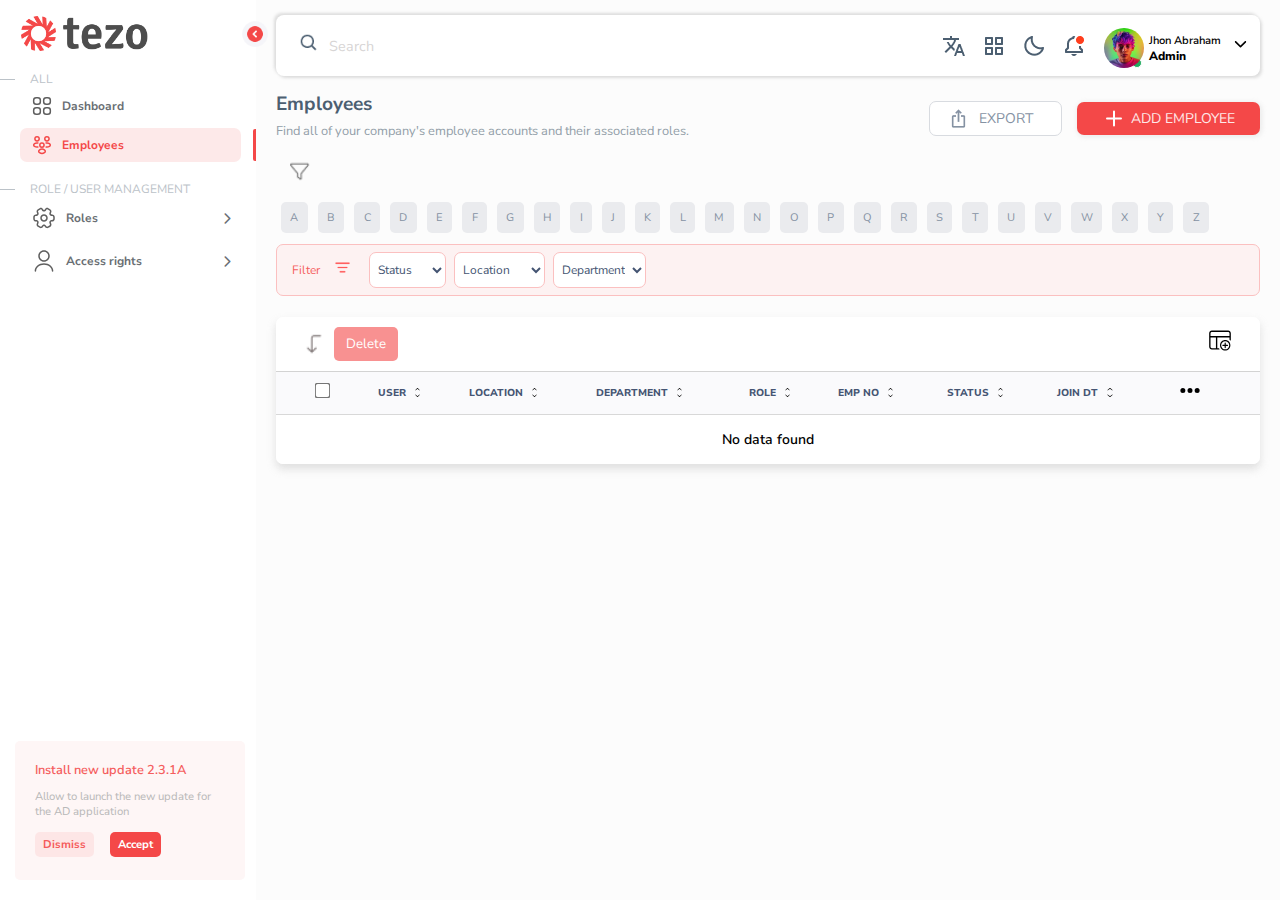
<file: index.html>
<!DOCTYPE html>
<html>

<head>
  <meta charset="UTF-8" />
  <meta name="viewport" content="width=device-width, initial-scale=1.0" />
  <title>Tezo</title>
  <link rel="icon" href="images/favicon-logo.svg" type="image/svg" />
  <link rel="stylesheet" href="css/style.css" />
</head>

<body>
  <div class="container">
    <div class="sidebar">
      <div class="logo">
        <a href="" title="TEZO">
          <img src="images/tezoLogo.png" alt="logo" />
          <img src="images/tezoLogo.svg" alt="logo" />
        </a>
        <img src="images/handle.png" alt="direction" id="sidebarToggle" />
      </div>
      <section id="all">
        <label class="title">ALL</label>
        <ul>
          <li>
            <a title="Dashboard" href="/">
              <img src="images/menu.svg" alt="Dashboard" />
              <span>Dashboard</span>
            </a>
          </li>
          <li>
            <a class="active" title="Employees" href="index.html">
              <img src="images/employees.svg" alt="Employees" />
              <span>Employees</span>
            </a>
          </li>
        </ul>
      </section>
      <section id="management">
        <label class="title">ROLE <span>/ USER MANAGEMENT</span></label>
        <ul>
          <li>
            <a title="Roles" href="roles.html" target="_self">
              <img src="images/roles.svg" alt="roles" />
              <span>Roles</span>
            </a>
          </li>
          <li>
            <a title="Access rights" href="#">
              <img src="images/user.svg" alt="user" />
              <span>Access rights</span>
            </a>
          </li>
        </ul>
      </section>
      <section id="sidebar-icons">
        <div class="icons-wrapper">
          <img src="images/translate.png" alt="translate" />
          <img src="images/menu.png" alt="menu" />
          <img src="images/dark-mode.png" alt="dark-mode" />
          <img src="images/notification.png" alt="translate" />
        </div>
      </section>
      <section id="install">
        <div class="title">Install new update 2.3.1A</div>
        <p>Allow to launch the new update for the AD application</p>
        <div class="buttons">
          <button class="dismiss">Dismiss</button>
          <button class="accept">Accept</button>
        </div>
      </section>
    </div>
    <div class="main-content">
      <div class="search-header">
        <div class="search-bar">
          <div class="logo">
            <a href="" title="TEZO">
              <img src="images/tezoLogo.svg" alt="logo" />
            </a>
          </div>
          <div class="mobile-view-wrapper">
            <div class="search-wrapper">
              <label for="mobile-search-bar">
                <img src="images/search.png" alt="search" />
              </label>
              <input type="checkbox" name="" id="mobile-search-bar" />
              <input type="search" placeholder="Search" />
            </div>
            <label for="mobile-sidebar">
              <img src="images/menu-outline-bars.svg" alt="menu" class="fa fa-bars" />
            </label>
            <input type="checkbox" id="mobile-sidebar" />
            <div class="sidebar">
              <div class="logo">
                <a href="" title="TEZO">
                  <img src="images/tezoLogo.svg" alt="logo" />
                </a>
                <label for="mobile-sidebar">X</label>
                <img src="images/handle.png" alt="direction" />
              </div>
              <section id="all">
                <label class="title">ALL</label>
                <ul>
                  <li>
                    <a title="Dashboard" href="#">
                      <img src="images/menu.svg" alt="Dashboard" />
                      <span>Dashboard</span>
                    </a>
                  </li>
                  <li>
                    <a class="active" title="Employees" href="index.html">
                      <img src="images/employees.svg" alt="Employees" />
                      <span>Employees</span>
                    </a>
                  </li>
                </ul>
              </section>
              <section id="management">
                <label class="title">ROLE / USER MANAGEMENT</label>
                <ul>
                  <li>
                    <a title="Roles" href="roles.html" target="_self">
                      <img src="images/roles.svg" alt="roles" />
                      <span>Roles</span>
                    </a>
                  </li>
                  <li>
                    <a title="Access rights" href="#">
                      <img src="images/user.svg" alt="user" />
                      <span>Access rights</span>
                    </a>
                  </li>
                </ul>
              </section>
              <section id="sidebar-icons">
                <div class="icons-wrapper">
                  <img src="images/translate.png" alt="translate" />
                  <img src="images/menu.png" alt="menu" />
                  <img src="images/dark-mode.png" alt="dark-mode" />
                  <img src="images/notification.png" alt="translate" />
                </div>
              </section>
              <section id="install">
                <div class="title">Install new update 2.3.1A</div>
                <p>Allow to launch the new update for the AD application</p>
                <div class="buttons">
                  <button class="dismiss">Dismiss</button>
                  <button class="accept">Accept</button>
                </div>
              </section>
            </div>
            <div class="item-wrapper">
              <div class="icons-wrapper">
                <img src="images/translate.png" alt="translate" />
                <img src="images/menu.png" alt="menu" />
                <img src="images/dark-mode.png" alt="dark-mode" />
                <img src="images/notification.png" alt="translate" />
              </div>
              <div class="profile">
                <div class="profile-img">
                  <img src="images/profile-images/profile-image-one.webp" alt="profile" width="30px" />
                </div>
                <div class="description">
                  <div class="name">Jhon Abraham</div>
                  <div class="role">Admin</div>
                </div>
                <div class="fa-icon">
                  <img class="fa fa-chevron-down" src="images/chevron-down.svg" />
                </div>
              </div>
            </div>
          </div>
        </div>
        <div class="page-header">
          <div class="page page-left">
            <h1>Employees</h1>
            <p>
              Find all of your company's employee accounts and their
              associated roles.
            </p>
          </div>
          <div class="page page-right">
            <button class="filter-btn">
              <label for="mobile-filter-division">
                <img src="images/filter.png" alt="filter" />
              </label>
            </button>
            <input type="checkbox" id="mobile-filter-division" />
            <div class="mobile-filter-division-items">
              <div class="logo">
                <a href="" title="TEZO">
                  <img src="images/tezoLogo.svg" alt="logo" />
                </a>
                <label for="mobile-filter-division">x</label>
              </div>
              <div class="buttons-wrapper" id="buttonsWrapper"></div>
              <div class="dropdown-select">
                <select name="" id="" class="select-item status">
                  <option value="">Status</option>
                  <option value="Active">Active</option>
                  <option value="In Active">In Active</option>
                </select>
                <select name="" id="" class="select-item location">
                  <option value="">Location</option>
                  <option value="Vijayawada">Vijayawada</option>
                  <option value="Hyderabad">Hyderabad</option>
                  <option value="Banglore">Banglore</option>
                </select>
                <select name="" id="" class="select-item department">
                  <option value="">Department</option>
                  <option value="Product Engineering">Product Engineering</option>
                  <option value="IT">IT</option>
                  <option value="UIUX">UIUX</option>
                </select>
              </div>
            </div>
            <button class="export" onclick="exportDataToCSV()">
              <img src="images/upload.png" alt="upload" />
              <span>Export</span>
            </button>
            <button class="add-employee">
              <a href="/addEmployee.html">
                <img src="images/add.svg" alt="add" />
                <span>add employee</span>
              </a>
            </button>
          </div>
        </div>
        <p>
          Find all of your company's employee accounts and their associated
          roles.
        </p>
        <div class="filter-buttons-wrapper filter-aplhabets">
          <button onfocus="removeFilter(this,'focus')">
            <img src="images/filter.png" alt="filter" />
          </button>
          <div id="filterBtns"></div>
        </div>
        <div class="filter-content">
          <form id="dropdownFilterForm">
            <div class="filter-bar">
              <div class="left-item">
                <div class="filter">
                  <span>Filter</span>
                  <label for="dropdown-select">
                    <img src="images/filter-bar.png" alt="filter" />
                  </label>
                  <input type="checkbox" id="dropdown-select" />
                  <div class="dropdown-select">
                    <select name="status" class="select-item status" onchange="employeeDropdown(this.value,this.name)">
                      <option value="">Status</option>
                      <option value="Active"> Active </option>
                      <option value="In Active">In Active</option>
                    </select>
                    <select name="location" onchange="employeeDropdown(this.value,this.name)"
                      class="select-item location">
                      <option value="">Location</option>
                      <option value="Vijayawada">Vijayawada</option>
                      <option value="Hyderabad">Hyderabad</option>
                      <option value="Banglore">Banglore</option>
                    </select>
                    <select name="department" onchange="employeeDropdown(this.value,this.name)"
                      class="select-item department">
                      <option value="">Department</option>
                      <option value="IT">IT</option>
                      <option value="UIUX">UIUX</option>
                    </select>
                  </div>
                </div>
              </div>
              <div class="right-item" id="hideResetBtns">
                <input type="reset" class="reset" onclick="removeEmployeeFilter()" />
                <input type="button" onclick="applyEmployeeFilter()" value="Apply" class="apply" />
              </div>
            </div>
          </form>
        </div>
      </div>
      <div class="table-main">
        <div class="table-content">
          <div class="table-modifiers">
            <div class="delete-modifier">
              <img src="images/turn-down-arrow.png" alt="turn-down-arrow" />
              <button onclick="deleteEmployees()" disabled="true" id="deleteBtn">
                Delete
              </button>
            </div>
            <div class="table-add-icon">
              <a href="addEmployee.html">
                <img src="images/table-add.svg" alt="table-add-icon" />
              </a>
            </div>
          </div>
          <div class="table-body">
            <table id="employeeTableData"></table>
          </div>
        </div>
      </div>
    </div>
  </div>
  <script src="js/script.js"></script>
</body>

</html>
</file>
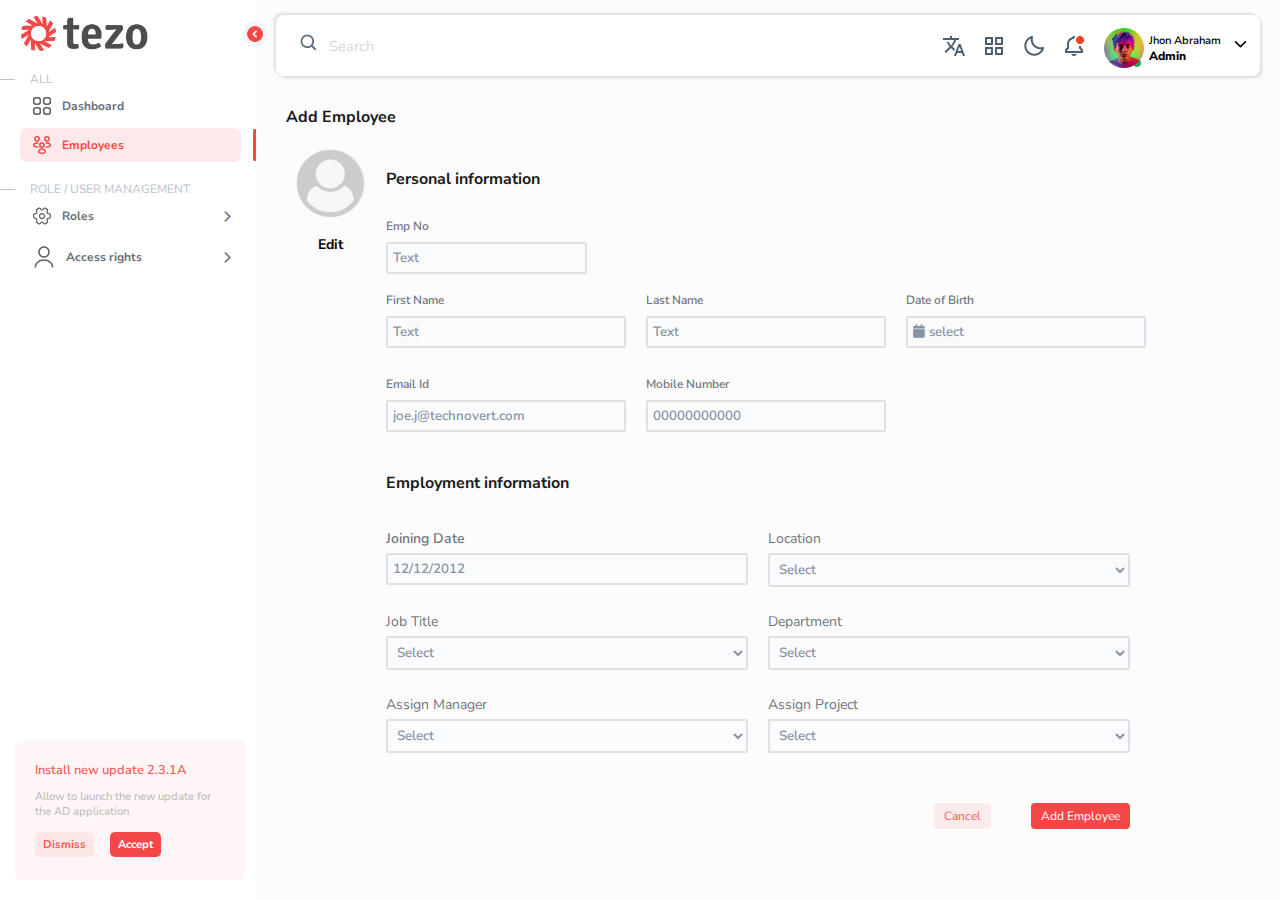
<file: addEmployee.html>
<!DOCTYPE html>
<html>

<head>
  <meta charset="UTF-8" />
  <meta name="viewport" content="width=device-width, initial-scale=1.0" />
  <title>Tezo</title>
  <link rel="icon" href="images/favicon-logo.svg" type="image/svg" />
  <link rel="stylesheet" href="css/style.css" />
  <link rel="stylesheet" href="css/add-employee-style.css" />
</head>

<body>
  <div class="container">
    <div class="sidebar">
      <div class="logo">
        <a href="" title="TEZO">
          <img src="images/tezoLogo.png" height="35px" alt="logo" />
          <img src="images/tezoLogo.svg" alt="logo" />
        </a>
        <img src="images/handle.png" alt="direction" id="sidebarToggle" />
      </div>
      <section id="all">
        <label class="title">ALL</label>
        <ul>
          <li>
            <a title="Dashboard" href="#">
              <img src="images/menu.svg" alt="Dashboard" />
              <span>Dashboard</span>
            </a>
          </li>
          <li>
            <a class="active" title="Employees" href="index.html">
              <img src="images/employees.svg" alt="Employees" />
              <span>Employees</span>
            </a>
          </li>
        </ul>
      </section>
      <section id="management">
        <label class="title">ROLE <span>/ USER MANAGEMENT</span></label>
        <ul>
          <li>
            <a title="Roles" href="roles.html">
              <img src="images/roles.svg" height="20px" alt="roles" />
              <span>Roles</span>
            </a>
          </li>
          <li>
            <a title="User Roles" href="#">
              <img src="images/user.svg" alt="user" />
              <span>Access rights</span>
            </a>
          </li>
        </ul>
      </section>
      <section id="install">
        <div class="title">Install new update 2.3.1A</div>
        <p>Allow to launch the new update for the AD application</p>
        <div class="buttons">
          <button class="dismiss">Dismiss</button>
          <button class="accept">Accept</button>
        </div>
      </section>
    </div>
    <div class="main-content">
      <div class="toast">
        <div class="toast-success">
          <div class="icon">
            <img src="images/circle-check.svg" alt="success" />
          </div>
          <div class="message"></div>
        </div>
      </div>
      <div class="search-header">
        <div class="search-bar">
          <div class="logo">
            <a href="/" title="TEZO">
              <img src="images/tezoLogo.svg" alt="logo" />
            </a>
          </div>
          <div class="mobile-view-wrapper">
            <div class="search-wrapper">
              <label for="mobile-search-bar">
                <img src="images/search.png" alt="search" />
              </label>
              <input type="checkbox" name="" id="mobile-search-bar" />
              <input type="search" placeholder="Search" />
            </div>
            <label for="mobile-sidebar">
              <img src="images/menu-outline-bars.svg" alt="menu" class="fa fa-bars" />
            </label>
            <input type="checkbox" id="mobile-sidebar" />
            <div class="sidebar">
              <div class="logo">
                <a href="/" title="TEZO">
                  <img src="images/tezoLogo.svg" alt="logo" />
                </a>
                <label for="mobile-sidebar">x</label>
              </div>
              <section id="all">
                <label class="title">ALL</label>
                <ul>
                  <li>
                    <a title="Dashboard" href="#">
                      <img src="images/menu.svg" alt="Dashboard" />
                      <span>Dashboard</span>
                    </a>
                  </li>
                  <li>
                    <a title="Employees" href="index.html">
                      <img src="images/employees-black.svg" alt="Employees" />
                      <span>Employees</span>
                    </a>
                  </li>
                </ul>
              </section>
              <section id="management">
                <label class="title">ROLE / USER MANAGEMENT</label>
                <ul>
                  <li>
                    <a class="active" title="Roles" href="roles.html" target="_self">
                      <img src="images/settings-outline.svg" width="20px" alt="roles" />
                      <span>Roles</span>
                    </a>
                  </li>
                  <li>
                    <a title="Access rights" href="#">
                      <img src="images/user.svg" alt="user" />
                      <span>Access rights</span>
                    </a>
                  </li>
                </ul>
              </section>
              <section id="sidebar-icons">
                <div class="icons-wrapper">
                  <img src="images/translate.png" alt="translate" />
                  <img src="images/menu.png" alt="menu" />
                  <img src="images/dark-mode.png" alt="dark-mode" />
                  <img src="images/notification.png" alt="translate" />
                </div>
              </section>
              <section id="install">
                <div class="title">Install new update 2.3.1A</div>
                <p>Allow to launch the new update for the AD application</p>
                <div class="buttons">
                  <button class="dismiss">Dismiss</button>
                  <button class="accept">Accept</button>
                </div>
              </section>
            </div>
            <div class="item-wrapper">
              <div class="icons-wrapper">
                <img src="images/translate.png" alt="translate" />
                <img src="images/menu.png" alt="menu" />
                <img src="images/dark-mode.png" alt="dark-mode" />
                <img src="images/notification.png" alt="translate" />
              </div>
              <div class="profile">
                <div class="profile-img">
                  <img src="images/profile-images/profile-image-one.webp" alt="profile" width="30px" />
                </div>
                <div class="description">
                  <div class="name">Jhon Abraham</div>
                  <div class="role">Admin</div>
                </div>
                <div class="fa-icon">
                  <img class="fa fa-chevron-down" src="images/chevron-down.svg" />
                </div>
              </div>
            </div>
          </div>
        </div>
      </div>
      <div class="employee-details">
        <div class="title">Add Employee</div>
        <div class="personal-information">
          <div class="left-wrapper">
            <div class="img-wrapper">
              <img src="/images/user-profile.jpg" alt="profile" width="70px" />
            </div>
            <label for="file">
              <p>Edit</p>
            </label>
            <input type="file" onchange="imageChange(this)" name="" id="file"
              accept="image/png, image/jpeg, image/webp, image/svg" />
          </div>
          <div class="right-wrapper">
            <form id="employeeForm">
              <div class="title">Personal information</div>
              <div id="editOrDelete"></div>
              <div class="employee-information">
                <div class="name employee-number">
                  <label>Emp No</label>
                  <input class="input-form-element" type="text" placeholder="Text" name="empno"
                    onchange="changeData(this.value,this.name)" />
                </div>

                <div class="employee">
                  <div class="name">
                    <label>First Name</label>
                    <input class="input-form-element" type="text" minlength="3" placeholder="Text" name="firstname"
                      onchange="changeData(this.value,this.name)" />
                  </div>
                  <div class="name">
                    <label>Last Name</label>
                    <input class="input-form-element" type="text" placeholder="Text" name="lastname"
                      onchange="changeData(this.value,this.name)" />
                  </div>
                  <div class="name">
                    <label>Date of Birth</label>
                    <input class="input-form-element" type="text" onfocus="(this.type='date')"
                      onblur="(this.type='text')" placeholder="&#128197; select" name="dob"
                      onchange="changeData(this.value,this.name)" />
                  </div>
                </div>
                <div class="employee">
                  <div class="name">
                    <label>Email Id</label>
                    <input class="input-form-element" type="email" placeholder="joe.j@technovert.com" name="email"
                      onchange="changeData(this.value,this.name)" />
                  </div>
                  <div class="name">
                    <label>Mobile Number</label>
                    <input class="input-form-element" type="text" placeholder="00000000000" name="mobile"
                      onchange="changeData(this.value,this.name)" />
                  </div>
                </div>
              </div>
              <div class="title">Employment information</div>
              <div class="employment-information">
                <div class="details">
                  <div class="input-form name">
                    <label>Joining Date</label>
                    <input type="text" class="input-form-element" name="joiningDate" placeholder="12/12/2012"
                      onfocus="(this.type='date')" onblur="(this.type='text')"
                      onchange="changeData(this.value,this.name)" />
                  </div>
                  <div class="input-form">
                    <label>Location</label>
                    <select class="input-form-element" name="location" onchange="changeData(this.value,this.name)">
                      <option value="">Select</option>
                      <option value="Hyderabad">Hyderabad</option>
                      <option value="Banglore">Banglore</option>
                      <option value="Vijayawada">Vijayawada</option>
                    </select>
                  </div>
                </div>
                <div class="details">
                  <div class="input-form">
                    <label>Job Title</label>
                    <select class="input-form-element" name="jobTitle" onchange="changeData(this.value,this.name)">
                      <option value="">Select</option>
                      <option value="UX Designer">UX Designer</option>
                      <option value="Product Engineer">
                        Product Engineer
                      </option>
                      <option value="IT">IT</option>
                      <option value="UI Designer">UI Designer</option>
                    </select>
                  </div>
                  <div class="input-form">
                    <label>Department</label>
                    <select class="input-form-element" name="department" onchange="changeData(this.value,this.name)">
                      <option value="">Select</option>
                      <option value="UIUX">UIUX</option>
                      <option value="IT">IT</option>
                    </select>
                  </div>
                </div>
                <div class="details">
                  <div class="input-form">
                    <label>Assign Manager</label>
                    <select class="input-form-element" name="assignManager" onchange="changeData(this.value,this.name)">
                      <option value="">Select</option>
                      <option value="Bhagavan">Bhagavan</option>
                      <option value="Ranadher">Ranadher</option>
                      <option value="Sathwik">Sathwik</option>
                    </select>
                  </div>
                  <div class="input-form">
                    <label>Assign Project</label>
                    <select class="input-form-element" name="assignProject" onchange="changeData(this.value,this.name)">
                      <option value="">Select</option>
                      <option value="Project 1">Project 1</option>
                      <option value="Project 2">Project 2</option>
                      <option value="Project 3">Project 3</option>
                      <option value="Project 4">Project 4</option>
                    </select>
                  </div>
                </div>
                <div class="btn-wrapper">
                  <div class="cancel">
                    <button onclick="window.location='index.html'" type="reset">Cancel</button>
                  </div>
                  <div class="add-employee">
                    <button class="form-add-employee">Add Employee</button>
                  </div>
                </div>
              </div>
            </form>
          </div>
        </div>
      </div>
    </div>
  </div>

  <script src="js/script.js"></script>
  <script src="js/add-employee-script.js"></script>
</body>

</html>
</file>
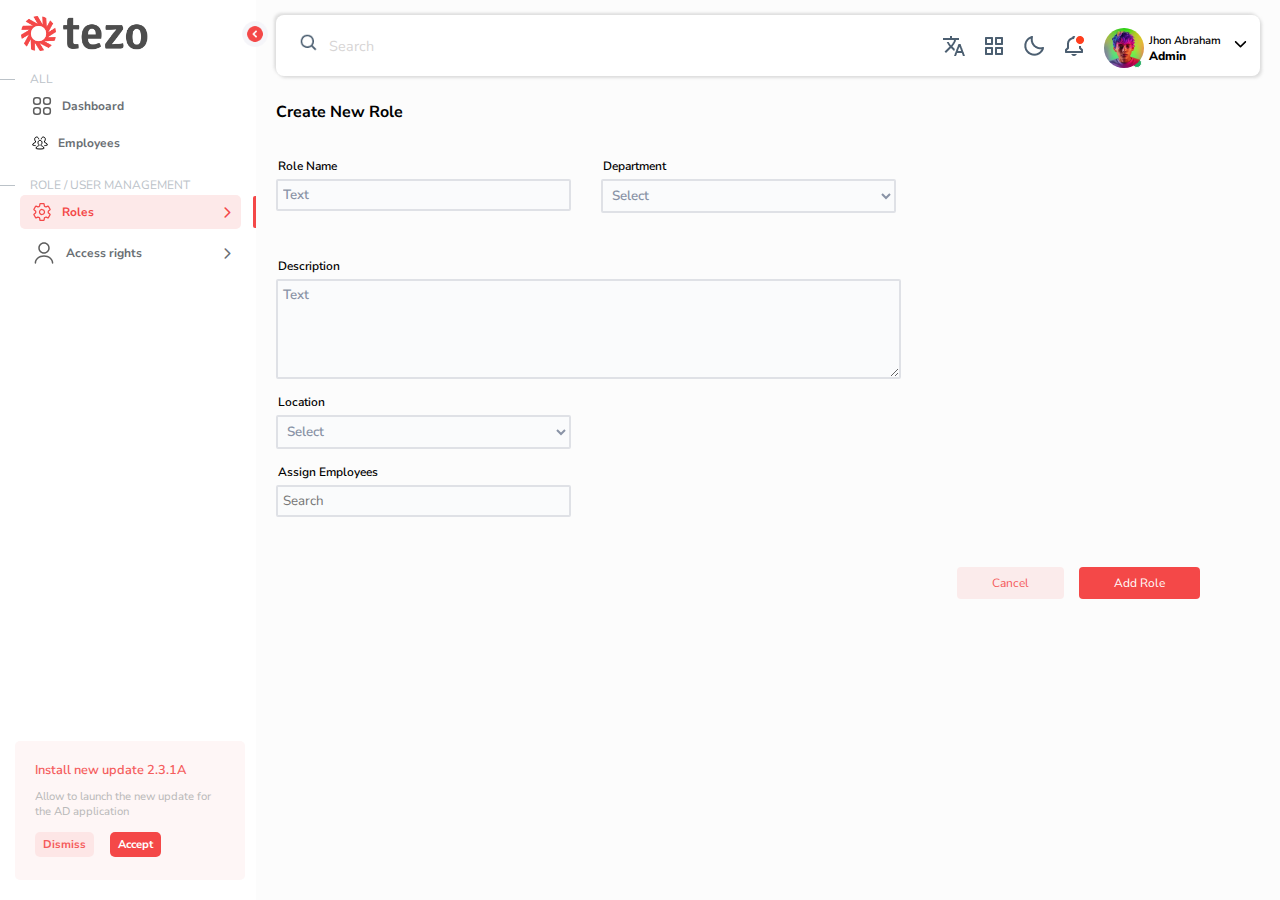
<file: addRoles.html>
<!DOCTYPE html>
<html>

<head>
  <meta charset="UTF-8" />
  <meta name="viewport" content="width=device-width, initial-scale=1.0" />
  <title>Tezo</title>
  <link rel="icon" href="images/favicon-logo.svg" type="image/svg" />
  <link rel="stylesheet" href="css/style.css" />
  <link rel="stylesheet" href="css/role-details-style.css" />
  <link rel="stylesheet" href="css/add-employee-style.css" />
  <link rel="stylesheet" href="css/add-roles-style.css" />
</head>

<body>
  <div class="container">
    <div class="sidebar">
      <div class="logo">
        <a href="" title="TEZO">
          <img src="images/tezoLogo.png" height="35px" alt="logo" />
          <img src="images/tezoLogo.svg" alt="logo" />
        </a>
        <img src="images/handle.png" alt="direction" id="sidebarToggle" />
      </div>
      <section id="all">
        <label class="title">ALL</label>
        <ul>
          <li>
            <a title="Dashboard" href="#">
              <img src="images/menu.svg" alt="Dashboard" />
              <span>Dashboard</span>
            </a>
          </li>
          <li>
            <a title="Employees" href="index.html">
              <img src="images/employees-black.svg" alt="employee" />
              <span>Employees</span>
            </a>
          </li>
        </ul>
      </section>
      <section id="management">
        <label class="title">ROLE <span>/ USER MANAGEMENT</span></label>
        <ul>
          <li>
            <a class="active" title="Roles" href="roles.html">
              <img src="images/settings-outline.svg" height="20px" alt="role" />
              <span>Roles</span>
            </a>
          </li>
          <li>
            <a title="UAccess rights" href="#">
              <img src="images/user.svg" alt="user" />
              <span>Access rights</span>
            </a>
          </li>
        </ul>
      </section>
      <section id="install">
        <div class="title">Install new update 2.3.1A</div>
        <p>Allow to launch the new update for the AD application</p>
        <div class="buttons">
          <button class="dismiss">Dismiss</button>
          <button class="accept">Accept</button>
        </div>
      </section>
    </div>
    <div class="main-content">
      <div class="toast">
        <div class="toast-success">
          <div class="icon">
            <img src="images/circle-check.svg" alt="success" />
          </div>
          <div class="message"></div>
        </div>
      </div>
      <div class="search-header">
        <div class="search-bar">
          <div class="logo">
            <a href="/" title="TEZO">
              <img src="images/tezoLogo.svg" alt="logo" />
            </a>
          </div>
          <div class="mobile-view-wrapper">
            <div class="search-wrapper">
              <label for="mobile-search-bar">
                <img src="images/search.png" alt="search" />
              </label>
              <input type="checkbox" name="" id="mobile-search-bar" />
              <input type="search" placeholder="Search" />
            </div>
            <label for="mobile-sidebar">
              <img src="images/menu-outline-bars.svg" alt="menu" class="fa fa-bars" />
            </label>
            <input type="checkbox" id="mobile-sidebar" />
            <div class="sidebar">
              <div class="logo">
                <a href="" title="TEZO">
                  <img src="images/tezoLogo.svg" alt="logo" />
                </a>
                <label for="mobile-sidebar">x</label>
                <img src="images/handle.png" alt="direction" />
              </div>
              <section id="all">
                <label class="title">ALL</label>
                <ul>
                  <li>
                    <a title="Dashboard" href="#">
                      <img src="images/menu.svg" alt="Dashboard" />
                      <span>Dashboard</span>
                    </a>
                  </li>
                  <li>
                    <a title="Employees" href="index.html">
                      <img src="images/employees-black.svg" alt="Employees" />
                      <span>Employees</span>
                    </a>
                  </li>
                </ul>
              </section>
              <section id="management">
                <label class="title">ROLE / USER MANAGEMENT</label>
                <ul>
                  <li>
                    <a class="active" title="Roles" href="roles.html" target="_self">
                      <img src="images/settings-outline.svg" alt="roles" width="20px" />
                      <span>Roles</span>
                    </a>
                  </li>
                  <li>
                    <a title="Access rights" href="#">
                      <img src="images/user.svg" alt="user" />
                      <span>Access rights</span>
                    </a>
                  </li>
                </ul>
              </section>
              <section id="sidebar-icons">
                <div class="icons-wrapper">
                  <img src="images/translate.png" alt="translate" />
                  <img src="images/menu.png" alt="menu" />
                  <img src="images/dark-mode.png" alt="dark-mode" />
                  <img src="images/notification.png" alt="translate" />
                </div>
              </section>
              <section id="install">
                <div class="title">Install new update 2.3.1A</div>
                <p>Allow to launch the new update for the AD application</p>
                <div class="buttons">
                  <button class="dismiss">Dismiss</button>
                  <button class="accept">Accept</button>
                </div>
              </section>
            </div>
            <div class="item-wrapper">
              <div class="icons-wrapper">
                <img src="images/translate.png" alt="translate" />
                <img src="images/menu.png" alt="menu" />
                <img src="images/dark-mode.png" alt="dark-mode" />
                <img src="images/notification.png" alt="translate" />
              </div>
              <div class="profile">
                <div class="profile-img">
                  <img src="images/profile-images/profile-image-one.webp" alt="profile" width="30px" />
                </div>
                <div class="description">
                  <div class="name">Jhon Abraham</div>
                  <div class="role">Admin</div>
                </div>
                <div class="fa-icon">
                  <img class="fa fa-chevron-down" src="images/chevron-down.svg" />
                </div>
              </div>
            </div>
          </div>
        </div>
      </div>
      <div class="role-adder">
        <form id="roleForm">
          <div class="title">Create New Role</div>
          <div class="role-department">
            <div class="role-detail">
              <label>Role Name</label>
              <input type="text" placeholder="Text" class="input-form-element" name="role"
                onchange="getRoleData(this.value,this.name)" />
              <span id="role">
                <b class="exclamation"><b>!</b></b> <b style="text-transform:capitalize">Role name</b>
                field is required
              </span>
            </div>
            <div class="role-detail">
              <label>Department</label>
              <select class="input-form-element" name="department" onchange="getRoleData(this.value,this.name)">
                <option value="">Select</option>
                <option value="UIUX">UIUX</option>
                <option value="IT">IT</option>
                <option value="Product Engineering">Product Engg.</option>
              </select>
              <span id="department">
                <b class="exclamation"><b>!</b></b> <b style="text-transform:capitalize">department</b>
                field is required
              </span>
            </div>
          </div>
          <div class="role-detail description">
            <label>Description</label>
            <textarea name="description" onchange="getRoleData(this.value,this.name)" class="input-form-element"
              placeholder="Text"></textarea>
            <span id="description">
              <b class="exclamation"><b>!</b></b> <b style="text-transform:capitalize">description</b>
              field is required
            </span>
          </div>
          <div class="location role-detail">
            <label>Location</label>
            <select name="location" class="input-form-element" onchange="getRoleData(this.value,this.name)">
              <option value="">Select</option>
              <option value="Hyderabad">Hyderabad</option>
              <option value="Banglore">Banglore</option>
              <option value="Vijayawada">Vijayawada</option>
            </select>
            <span id="location">
              <b class="exclamation"><b>!</b></b> <b style="text-transform:capitalize">location</b>
              field is required
            </span>
          </div>
          <div class="assign-employees role-detail">
            <label>Assign Employees</label>
            <div class="input-form-element">
              <input type="text" name="employeeSearch" id="employee-search" placeholder="Search" />
              <div class="employee-bubble"></div>
            </div>
            <label for="employee-search" class="search-employee-data"> </label>
          </div>
          <div class="btn-wrapper">
            <div class="cancel">
              <button type="reset" onclick="window.location='roles.html'">Cancel</button>
            </div>
            <div class="add-employee">
              <button id="addrole">Add Role</button>
            </div>
          </div>
        </form>
      </div>
    </div>
  </div>
  <script src="js/script.js"></script>
  <script src="js/add-role-script.js"></script>
</body>

</html>
</file>
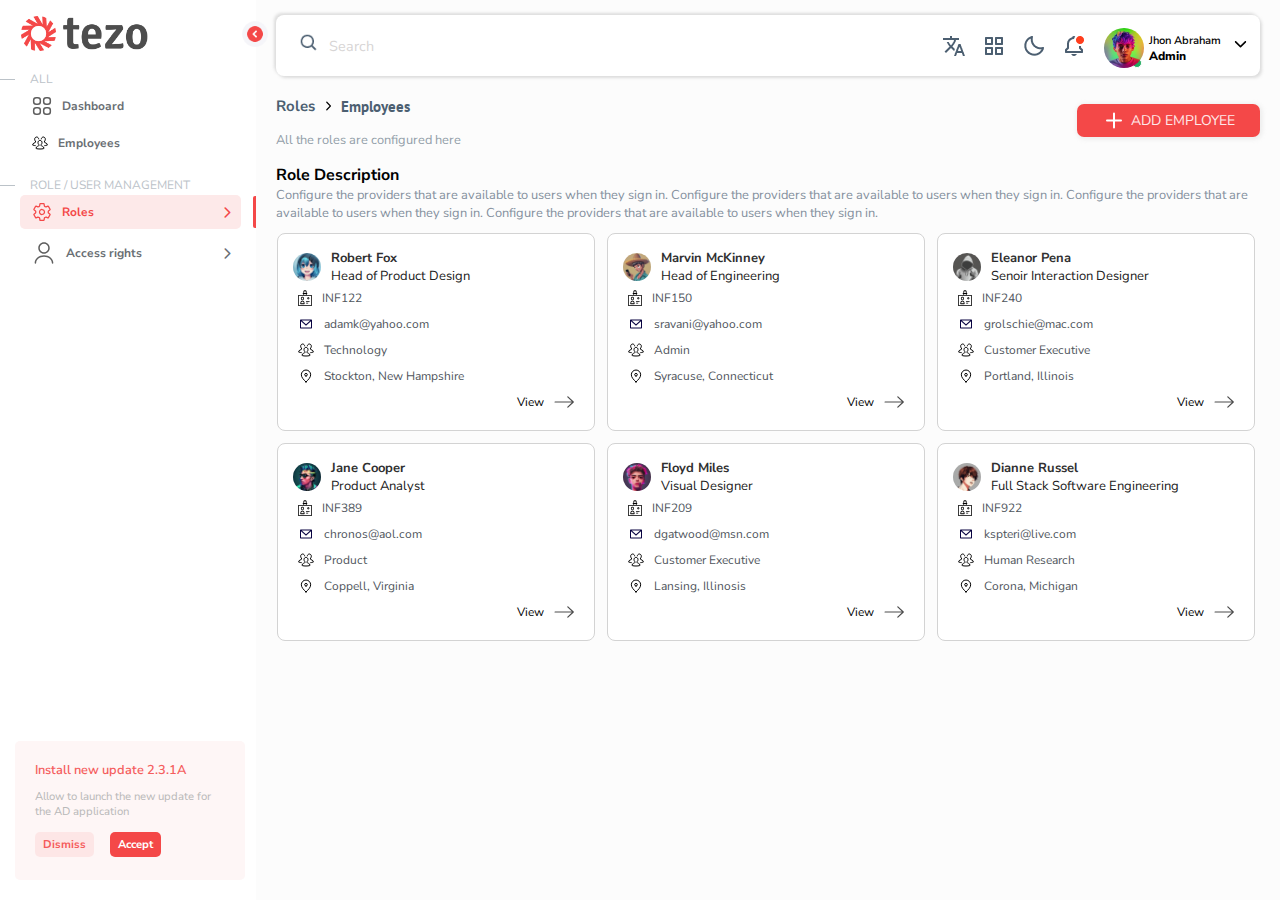
<file: roles-details.html>
<!DOCTYPE html>
<html>

<head>
  <meta charset="UTF-8" />
  <meta name="viewport" content="width=device-width, initial-scale=1.0" />
  <title>Tezo</title>
  <link rel="icon" href="images/favicon-logo.svg" type="image/svg" />
  <link rel="stylesheet" href="css/style.css" />
  <link rel="stylesheet" href="css/role-details-style.css" />
</head>

<body>
  <div class="container">
    <div class="sidebar">
      <div class="logo">
        <a href="" title="TEZO">
          <img src="images/tezoLogo.png" height="35px" alt="logo" />
          <img src="images/tezoLogo.svg" alt="logo" />
        </a>
        <img src="images/handle.png" alt="direction" id="sidebarToggle" />
      </div>
      <section id="all">
        <label class="title">ALL</label>
        <ul>
          <li>
            <a title="Dashboard" href="#">
              <img src="images/menu.svg" alt="Dashboard" />
              <span>Dashboard</span>
            </a>
          </li>
          <li>
            <a title="Employees" href="index.html">
              <img src="images/employees-black.svg" alt="Employees" />
              <span>Employees</span>
            </a>
          </li>
        </ul>
      </section>
      <section id="management">
        <label class="title">ROLE <span>/ USER MANAGEMENT</span></label>
        <ul>
          <li>
            <a class="active" title="Roles" href="roles.html">
              <img src="images/settings-outline.svg" height="20px" alt="roles" />
              <span>Roles</span>
            </a>
          </li>
          <li>
            <a title="User Roles" href="#">
              <img src="images/user.svg" alt="user" />
              <span>Access rights</span>
            </a>
          </li>
        </ul>
      </section>
      <section id="install">
        <div class="title">Install new update 2.3.1A</div>
        <p>Allow to launch the new update for the AD application</p>
        <div class="buttons">
          <button class="dismiss">Dismiss</button>
          <button class="accept">Accept</button>
        </div>
      </section>
    </div>
    <div class="main-content">
      <div class="search-header">
        <div class="search-bar">
          <div class="logo">
            <a href="/" title="TEZO">
              <img src="images/tezoLogo.svg" alt="logo" />
            </a>
          </div>
          <div class="mobile-view-wrapper">
            <div class="search-wrapper">
              <label for="mobile-search-bar">
                <img src="images/search.png" alt="search" />
              </label>
              <input type="checkbox" name="" id="mobile-search-bar" />
              <input type="search" placeholder="Search" />
            </div>
            <label for="mobile-sidebar">
              <img src="images/menu-outline-bars.svg" alt="menu" class="fa fa-bars" />
            </label>
            <input type="checkbox" id="mobile-sidebar" />
            <div class="sidebar">
              <div class="logo">
                <a href="" title="TEZO">
                  <img src="images/tezoLogo.svg" alt="logo" />
                </a>
                <label for="mobile-sidebar">x</label>
              </div>
              <section id="all">
                <label class="title">ALL</label>
                <ul>
                  <li>
                    <a title="Dashboard" href="#">
                      <img src="images/menu.svg" alt="Dashboard" />
                      <span>Dashboard</span>
                    </a>
                  </li>
                  <li>
                    <a title="Employees" href="index.html">
                      <img src="images/employees-black.svg" alt="Employees" />
                      <span>Employees</span>
                    </a>
                  </li>
                </ul>
              </section>
              <section id="management">
                <label class="title">ROLE / USER MANAGEMENT</label>
                <ul>
                  <li>
                    <a class="active" title="Roles" href="roles.html" target="_self">
                      <img src="images/settings-outline.svg" width="20px" alt="roles" />
                      <span>Roles</span>
                    </a>
                  </li>
                  <li>
                    <a title="Access rights" href="#">
                      <img src="images/user.svg" alt="user" />
                      <span>Access rights</span>
                    </a>
                  </li>
                </ul>
              </section>
              <section id="sidebar-icons">
                <div class="icons-wrapper">
                  <img src="images/translate.png" alt="translate" />
                  <img src="images/menu.png" alt="menu" />
                  <img src="images/dark-mode.png" alt="dark-mode" />
                  <img src="images/notification.png" alt="translate" />
                </div>
              </section>
              <section id="install">
                <div class="title">Install new update 2.3.1A</div>
                <p>Allow to launch the new update for the AD application</p>
                <div class="buttons">
                  <button class="dismiss">Dismiss</button>
                  <button class="accept">Accept</button>
                </div>
              </section>
            </div>
            <div class="item-wrapper">
              <div class="icons-wrapper">
                <img src="images/translate.png" alt="translate" />
                <img src="images/menu.png" alt="menu" />
                <img src="images/dark-mode.png" alt="dark-mode" />
                <img src="images/notification.png" alt="translate" />
              </div>
              <div class="profile">
                <div class="profile-img">
                  <img src="images/profile-images/profile-image-one.webp" alt="profile" width="30px" />
                </div>
                <div class="description">
                  <div class="name">Jhon Abraham</div>
                  <div class="role">Admin</div>
                </div>
                <div class="fa-icon">
                  <img class="fa fa-chevron-down" src="images/chevron-down.svg" />
                </div>
              </div>
            </div>
          </div>
        </div>
        <div class="page-header">
          <div class="page page-left">
            <h3>
              <a href="roles.html">Roles</a>
              <i>
                <img src="images/chevron-right.svg" alt="right-arrow" />
              </i>
              Employees
            </h3>
            <p>All the roles are configured here</p>
          </div>
          <div class="page page-right">
            <div class="add-employee">
              <a href="addEmployee.html">
                <img src="images/add.svg" alt="add" />
                <span> add employee </span>
              </a>
            </div>
          </div>
        </div>
        <div class="role-description">
          <h4>Role Description</h4>
          <p>
            Configure the providers that are available to users when they sign
            in. Configure the providers that are available to users when they
            sign in. Configure the providers that are available to users when
            they sign in. Configure the providers that are available to users
            when they sign in.
          </p>
        </div>
      </div>
      <div class="scroll-item">
        <div class="scrool-content">
          <div class="role-all-profiles">
            <div class="role-profile-card">
              <div class="role-profile">
                <div class="role-image">
                  <img src="images/profile-images/image-eleven.webp" alt="profile" height="30px" />
                </div>
                <div class="role-profile-description">
                  <div class="name">Robert Fox</div>
                  <div class="sub-line">Head of Product Design</div>
                </div>
              </div>
              <div class="profile-information">
                <div>
                  <img src="images/address-card.svg" alt="address-card" />
                  <span>INF122</span>
                </div>
                <div>
                  <img src="images/email.svg" alt="email" />
                  <span>adamk@yahoo.com</span>
                </div>
                <div>
                  <img src="images/employees-black.svg" alt="technology" />
                  <span>Technology</span>
                </div>
                <div>
                  <img src="images/location.svg" alt="location" />
                  <span>Stockton, New Hampshire</span>
                </div>
              </div>
              <div class="view-more">
                <div class="view">
                  <span>View</span>
                  <img src="images/right-arrow.svg" alt="right-arrow" />
                </div>
              </div>
            </div>
            <div class="role-profile-card">
              <div class="role-profile">
                <div class="role-image">
                  <img src="images/profile-images/image-twelve.webp" alt="profile" height="30px" />
                </div>
                <div class="role-profile-description">
                  <div class="name">Marvin McKinney</div>
                  <div class="sub-line">Head of Engineering</div>
                </div>
              </div>
              <div class="profile-information">
                <div>
                  <img src="images/address-card.svg" alt="address-card" />
                  <span>INF150</span>
                </div>
                <div>
                  <img src="images/email.svg" alt="email" />
                  <span>sravani@yahoo.com</span>
                </div>
                <div>
                  <img src="images/employees-black.svg" alt="technology" />
                  <span>Admin</span>
                </div>
                <div>
                  <img src="images/location.svg" alt="location" />
                  <span>Syracuse, Connecticut</span>
                </div>
              </div>
              <div class="view-more">
                <div class="view">
                  <span>View</span>
                  <img src="images/right-arrow.svg" alt="right-arrow" />
                </div>
              </div>
            </div>
            <div class="role-profile-card">
              <div class="role-profile">
                <div class="role-image">
                  <img src="images/profile-images/image-eight.webp" alt="profile" height="30px" />
                </div>
                <div class="role-profile-description">
                  <div class="name">Eleanor Pena</div>
                  <div class="sub-line">Senoir Interaction Designer</div>
                </div>
              </div>
              <div class="profile-information">
                <div>
                  <img src="images/address-card.svg" alt="address-card" />
                  <span>INF240</span>
                </div>
                <div>
                  <img src="images/email.svg" alt="email" />
                  <span>grolschie@mac.com</span>
                </div>
                <div>
                  <img src="images/employees-black.svg" alt="technology" />
                  <span>Customer Executive</span>
                </div>
                <div>
                  <img src="images/location.svg" alt="location" />
                  <span>Portland, Illinois</span>
                </div>
              </div>
              <div class="view-more">
                <div class="view">
                  <span>View</span>
                  <img src="images/right-arrow.svg" alt="right-arrow" />
                </div>
              </div>
            </div>
            <div class="role-profile-card">
              <div class="role-profile">
                <div class="role-image">
                  <img src="images/profile-images/image-two.webp" alt="profile" height="30px" />
                </div>
                <div class="role-profile-description">
                  <div class="name">Jane Cooper</div>
                  <div class="sub-line">Product Analyst</div>
                </div>
              </div>
              <div class="profile-information">
                <div>
                  <img src="images/address-card.svg" alt="address-card" />
                  <span>INF389</span>
                </div>
                <div>
                  <img src="images/email.svg" alt="email" />
                  <span>chronos@aol.com</span>
                </div>
                <div>
                  <img src="images/employees-black.svg" alt="technology" />
                  <span>Product</span>
                </div>
                <div>
                  <img src="images/location.svg" alt="location" />
                  <span>Coppell, Virginia</span>
                </div>
              </div>
              <div class="view-more">
                <div class="view">
                  <span>View</span>
                  <img src="images/right-arrow.svg" alt="right-arrow" />
                </div>
              </div>
            </div>
            <div class="role-profile-card">
              <div class="role-profile">
                <div class="role-image">
                  <img src="images/profile-images/image-one.webp" alt="profile" height="30px" />
                </div>
                <div class="role-profile-description">
                  <div class="name">Floyd Miles</div>
                  <div class="sub-line">Visual Designer</div>
                </div>
              </div>
              <div class="profile-information">
                <div>
                  <img src="images/address-card.svg" alt="address-card" />
                  <span>INF209</span>
                </div>
                <div>
                  <img src="images/email.svg" alt="email" />
                  <span>dgatwood@msn.com</span>
                </div>
                <div>
                  <img src="images/employees-black.svg" alt="technology" />
                  <span>Customer Executive</span>
                </div>
                <div>
                  <img src="images/location.svg" alt="location" />
                  <span>Lansing, Illinosis</span>
                </div>
              </div>
              <div class="view-more">
                <div class="view">
                  <span>View</span>
                  <img src="images/right-arrow.svg" alt="right-arrow" />
                </div>
              </div>
            </div>
            <div class="role-profile-card">
              <div class="role-profile">
                <div class="role-image">
                  <img src="images/profile-images/image-nine.webp" alt="profile" height="30px" />
                </div>
                <div class="role-profile-description">
                  <div class="name">Dianne Russel</div>
                  <div class="sub-line">Full Stack Software Engineering</div>
                </div>
              </div>
              <div class="profile-information">
                <div>
                  <img src="images/address-card.svg" alt="address-card" />
                  <span>INF922</span>
                </div>
                <div>
                  <img src="images/email.svg" alt="email" />
                  <span>kspteri@live.com</span>
                </div>
                <div>
                  <img src="images/employees-black.svg" alt="technology" />
                  <span>Human Research</span>
                </div>
                <div>
                  <img src="images/location.svg" alt="location" />
                  <span>Corona, Michigan</span>
                </div>
              </div>
              <div class="view-more">
                <div class="view">
                  <span>View</span>
                  <img src="images/right-arrow.svg" alt="right-arrow" />
                </div>
              </div>
            </div>
          </div>
        </div>
      </div>
    </div>
  </div>
  <script src="js/script.js"></script>
</body>

</html>
</file>
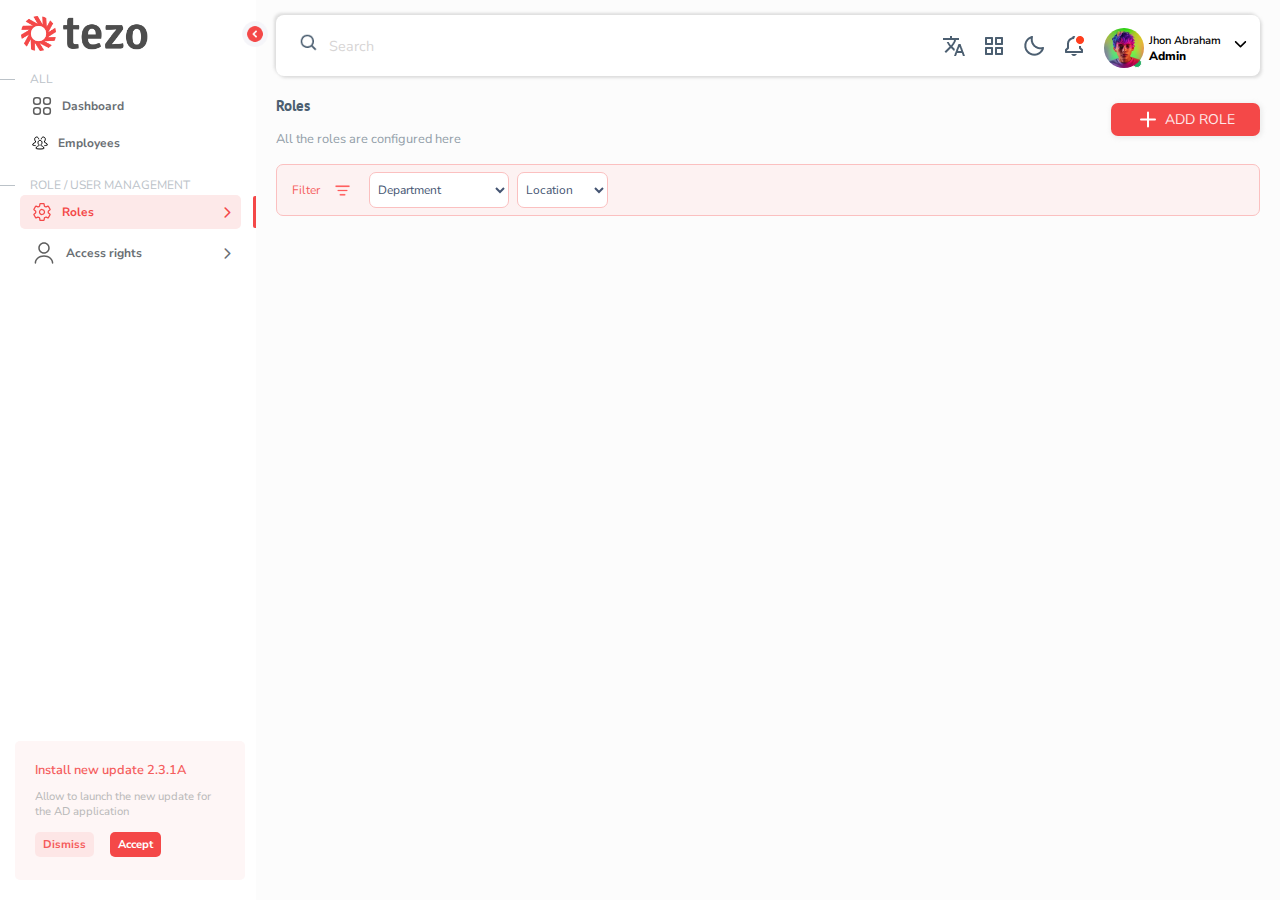
<file: roles.html>
<!DOCTYPE html>
<html>

<head>
  <meta charset="UTF-8" />
  <meta name="viewport" content="width=device-width, initial-scale=1.0" />
  <title>Tezo</title>
  <link rel="icon" href="images/favicon-logo.svg" type="image/svg" />
  <link rel="stylesheet" href="css/style.css" />
  <link rel="stylesheet" href="css/role-details-style.css" />
  <link rel="stylesheet" href="css/roles-style.css" />
</head>

<body>
  <div class="container">
    <div class="sidebar">
      <div class="logo">
        <a href="/" title="TEZO">
          <img src="images/tezoLogo.png" height="35px" alt="logo" />
          <img src="images/tezoLogo.svg" alt="logo" />
        </a>
        <img src="images/handle.png" alt="direction" id="sidebarToggle" />
      </div>
      <section id="all">
        <label class="title">ALL</label>
        <ul>
          <li>
            <a title="Dashboard" href="#">
              <img src="images/menu.svg" alt="Dashboard" />
              <span>Dashboard</span>
            </a>
          </li>
          <li>
            <a title="Employees" href="index.html">
              <img src="images/employees-black.svg" alt="employee" />
              <span>Employees</span>
            </a>
          </li>
        </ul>
      </section>
      <section id="management">
        <label class="title">ROLE <span>/ USER MANAGEMENT</span></label>
        <ul>
          <li>
            <a class="active" title="Roles" href="roles.html">
              <img src="images/settings-outline.svg" height="20px" alt="role" />
              <span>Roles</span>
            </a>
          </li>
          <li>
            <a title="Access rights" href="/">
              <img src="images/user.svg" alt="user" />
              <span>Access rights</span>
            </a>
          </li>
        </ul>
      </section>
      <section id="install">
        <div class="title">Install new update 2.3.1A</div>
        <p>Allow to launch the new update for the AD application</p>
        <div class="buttons">
          <button class="dismiss">Dismiss</button>
          <button class="accept">Accept</button>
        </div>
      </section>
    </div>
    <div class="main-content">
      <div class="search-header">
        <div class="search-bar">
          <div class="logo">
            <a href="/" title="TEZO">
              <img src="images/tezoLogo.png" height="35px" alt="logo" />
            </a>
          </div>
          <div class="mobile-view-wrapper">
            <div class="search-wrapper">
              <label for="mobile-search-bar">
                <img src="images/search.png" alt="search" />
              </label>
              <input type="checkbox" name="" id="mobile-search-bar" />
              <input type="search" placeholder="Search" />
            </div>
            <label for="mobile-sidebar">
              <img src="images/menu-outline-bars.svg" alt="menu" class="fa fa-bars" />
            </label>
            <input type="checkbox" id="mobile-sidebar" />
            <div class="sidebar">
              <div class="logo">
                <a href="" title="TEZO">
                  <img src="images/tezoLogo.svg" alt="logo" />
                </a>
                <label for="mobile-sidebar">x</label>
                <img src="images/handle.png" alt="direction" />
              </div>
              <section id="all">
                <label class="title">ALL</label>
                <ul>
                  <li>
                    <a title="Dashboard" href="#">
                      <img src="images/menu.svg" alt="Dashboard" />
                      <span>Dashboard</span>
                    </a>
                  </li>
                  <li>
                    <a title="Employees" href="index.html">
                      <img src="images/employees-black.svg" alt="Employees" />
                      <span>Employees</span>
                    </a>
                  </li>
                </ul>
              </section>
              <section id="management">
                <label class="title">ROLE / USER MANAGEMENT</label>
                <ul>
                  <li>
                    <a class="active" title="Roles" href="roles.html" target="_self">
                      <img src="images/settings-outline.svg" alt="roles" width="20px" />
                      <span>Roles</span>
                    </a>
                  </li>
                  <li>
                    <a title="Access rights" href="#">
                      <img src="images/user.svg" alt="user" />
                      <span>Access rights</span>
                    </a>
                  </li>
                </ul>
              </section>
              <section id="sidebar-icons">
                <div class="icons-wrapper">
                  <img src="images/translate.png" alt="translate" />
                  <img src="images/menu.png" alt="menu" />
                  <img src="images/dark-mode.png" alt="dark-mode" />
                  <img src="images/notification.png" alt="translate" />
                </div>
              </section>
              <section id="install">
                <div class="title">Install new update 2.3.1A</div>
                <p>Allow to launch the new update for the AD application</p>
                <div class="buttons">
                  <button class="dismiss">Dismiss</button>
                  <button class="accept">Accept</button>
                </div>
              </section>
            </div>
            <div class="item-wrapper">
              <div class="icons-wrapper">
                <img src="images/translate.png" alt="translate" />
                <img src="images/menu.png" alt="menu" />
                <img src="images/dark-mode.png" alt="dark-mode" />
                <img src="images/notification.png" alt="translate" />
              </div>
              <div class="profile">
                <div class="profile-img">
                  <img src="images/profile-images/profile-image-one.webp" alt="profile" width="30px" />
                </div>
                <div class="description">
                  <div class="name">Jhon Abraham</div>
                  <div class="role">Admin</div>
                </div>
                <div class="fa-icon">
                  <img class="fa fa-chevron-down" src="images/chevron-down.svg" />
                </div>
              </div>
            </div>
          </div>
        </div>
        <div class="page-header">
          <div class="page page-left">
            <h3>Roles</h3>
            <p>All the roles are configured here</p>
          </div>
          <div class="page page-right">
            <div class="add-employee">
              <a href="addRoles.html">
                <img src="images/add.svg" alt="add" />
                <span>add role</span>
              </a>
            </div>
          </div>
        </div>
        <div class="filter-content">
          <div class="filter-bar">
            <form>
              <div class="left-item">
                <div class="filter">
                  <span>Filter</span>
                  <img src="images/filter-bar.png" alt="filter" />
                </div>
                <select name="department" id="" class="select-item department"
                  onchange="filterChange(this.value,this.name)">
                  <option value="">Department</option>
                  <option value="Product Engineering"> Product Engineering </option>
                  <option value="IT">IT</option>
                  <option value="UIUX">UIUX</option>
                </select>
                <select name="location" id="" class="select-item location"
                  onchange="filterChange(this.value,this.name)">
                  <option value="">Location</option>
                  <option value="Vijayawada">Vijayawada</option>
                  <option value="Hyderabad">Hyderabad</option>
                  <option value="Banglore">Banglore</option>
                </select>
              </div>
              <div class="right-item" id="hideResetBtns">
                <button type="reset" class="reset"
                  onclick="filterChange('','location'),filterChange('','department')">Reset</button>
                <button class="apply">Apply</button>
              </div>
            </form>
          </div>
        </div>
      </div>
      <div class="scroll-item">
        <div class="roles-items">
        </div>
      </div>
    </div>
  </div>
  <script src="js/script.js"></script>
  <script src="js/roles-script.js"></script>
</body>

</html>
</file>
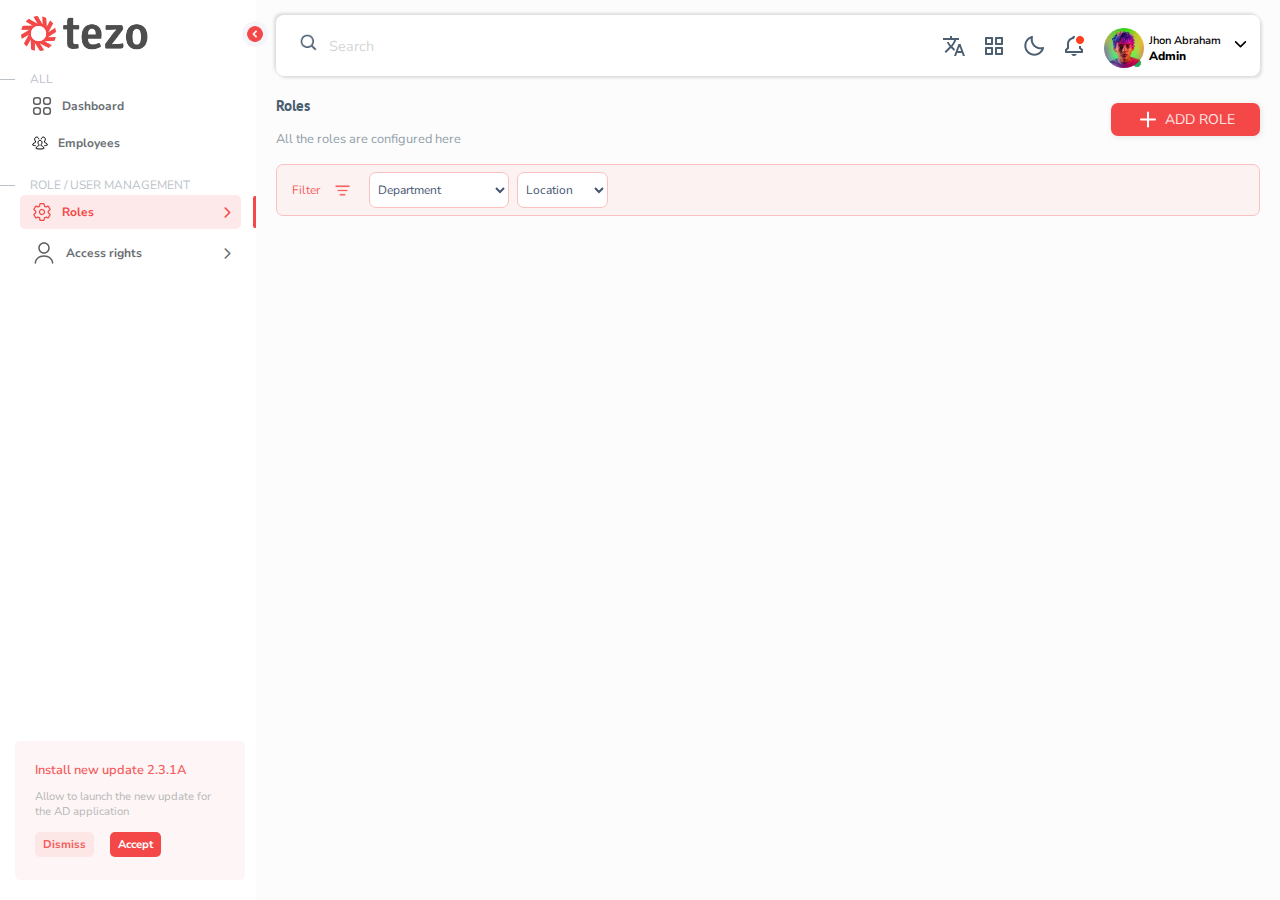
<file: rolesDetails.html>
<!DOCTYPE html>
<html>

<head>
  <meta charset="UTF-8" />
  <meta name="viewport" content="width=device-width, initial-scale=1.0" />
  <title>Tezo</title>
  <link rel="icon" href="images/favicon-logo.svg" type="image/svg" />
  <link rel="stylesheet" href="css/style.css" />
  <link rel="stylesheet" href="css/role-details-style.css" />
</head>

<body>
  <div class="container">
    <div class="sidebar">
      <div class="logo">
        <a href="" title="TEZO">
          <img src="images/tezoLogo.png" height="35px" alt="logo" />
          <img src="images/tezoLogo.svg" alt="logo" />
        </a>
        <img src="images/handle.png" alt="direction" id="sidebarToggle" />
      </div>
      <section id="all">
        <label class="title">ALL</label>
        <ul>
          <li>
            <a title="Dashboard" href="#">
              <img src="images/menu.svg" alt="Dashboard" />
              <span>Dashboard</span>
            </a>
          </li>
          <li>
            <a title="Employees" href="index.html">
              <img src="images/employees-black.svg" alt="Employees" />
              <span>Employees</span>
            </a>
          </li>
        </ul>
      </section>
      <section id="management">
        <label class="title">ROLE <span>/ USER MANAGEMENT</span></label>
        <ul>
          <li>
            <a class="active" title="Roles" href="roles.html">
              <img src="images/settings-outline.svg" height="20px" alt="roles" />
              <span>Roles</span>
            </a>
          </li>
          <li>
            <a title="User Roles" href="#">
              <img src="images/user.svg" alt="user" />
              <span>Access rights</span>
            </a>
          </li>
        </ul>
      </section>
      <section id="install">
        <div class="title">Install new update 2.3.1A</div>
        <p>Allow to launch the new update for the AD application</p>
        <div class="buttons">
          <button class="dismiss">Dismiss</button>
          <button class="accept">Accept</button>
        </div>
      </section>
    </div>
    <div class="main-content">
      <div class="search-header">
        <div class="search-bar">
          <div class="logo">
            <a href="/" title="TEZO">
              <img src="images/tezoLogo.svg" alt="logo" />
            </a>
          </div>
          <div class="mobile-view-wrapper">
            <div class="search-wrapper">
              <label for="mobile-search-bar">
                <img src="images/search.png" alt="search" />
              </label>
              <input type="checkbox" name="" id="mobile-search-bar" />
              <input type="search" placeholder="Search" />
            </div>
            <label for="mobile-sidebar">
              <img src="images/menu-outline-bars.svg" alt="menu" class="fa fa-bars" />
            </label>
            <input type="checkbox" id="mobile-sidebar" />
            <div class="sidebar">
              <div class="logo">
                <a href="" title="TEZO">
                  <img src="images/tezoLogo.svg" alt="logo" />
                </a>
                <label for="mobile-sidebar">x</label>
              </div>
              <section id="all">
                <label class="title">ALL</label>
                <ul>
                  <li>
                    <a title="Dashboard" href="#">
                      <img src="images/menu.svg" alt="Dashboard" />
                      <span>Dashboard</span>
                    </a>
                  </li>
                  <li>
                    <a title="Employees" href="index.html">
                      <img src="images/employees-black.svg" alt="Employees" />
                      <span>Employees</span>
                    </a>
                  </li>
                </ul>
              </section>
              <section id="management">
                <label class="title">ROLE / USER MANAGEMENT</label>
                <ul>
                  <li>
                    <a class="active" title="Roles" href="roles.html" target="_self">
                      <img src="images/settings-outline.svg" width="20px" alt="roles" />
                      <span>Roles</span>
                    </a>
                  </li>
                  <li>
                    <a title="Access rights" href="#">
                      <img src="images/user.svg" alt="user" />
                      <span>Access rights</span>
                    </a>
                  </li>
                </ul>
              </section>
              <section id="sidebar-icons">
                <div class="icons-wrapper">
                  <img src="images/translate.png" alt="translate" />
                  <img src="images/menu.png" alt="menu" />
                  <img src="images/dark-mode.png" alt="dark-mode" />
                  <img src="images/notification.png" alt="translate" />
                </div>
              </section>
              <section id="install">
                <div class="title">Install new update 2.3.1A</div>
                <p>Allow to launch the new update for the AD application</p>
                <div class="buttons">
                  <button class="dismiss">Dismiss</button>
                  <button class="accept">Accept</button>
                </div>
              </section>
            </div>
            <div class="item-wrapper">
              <div class="icons-wrapper">
                <img src="images/translate.png" alt="translate" />
                <img src="images/menu.png" alt="menu" />
                <img src="images/dark-mode.png" alt="dark-mode" />
                <img src="images/notification.png" alt="translate" />
              </div>
              <div class="profile">
                <div class="profile-img">
                  <img src="images/profile-images/profile-image-one.webp" alt="profile" width="30px" />
                </div>
                <div class="description">
                  <div class="name">Jhon Abraham</div>
                  <div class="role">Admin</div>
                </div>
                <div class="fa-icon">
                  <img class="fa fa-chevron-down" src="images/chevron-down.svg" />
                </div>
              </div>
            </div>
          </div>
        </div>
        <div class="page-header">
          <div class="page page-left">
            <h3>
              <a href="roles.html">Roles</a>
              <i>
                <img src="images/chevron-right.svg" alt="right-arrow" />
              </i>
              Employees
            </h3>
            <p>All the roles are configured here</p>
          </div>
          <div class="page page-right">
            <div class="add-employee">
              <a href="addEmployee.html">
                <img src="images/add.svg" alt="add" />
                <span> add employee </span>
              </a>
            </div>
          </div>
        </div>
        <div class="role-description">
          <h4>Role Description</h4>
          <p id="description"></p>
        </div>
      </div>
      <div class="scroll-item">
        <div class="scrool-content">
          <div class="role-all-profiles"></div>
        </div>
      </div>
    </div>
  </div>
  <script src="js/script.js"></script>
  <script src="js/roles-details-script.js"></script>
</body>

</html>
</file>
<file: css/style.css>
@import url("https://fonts.googleapis.com/css2?family=Nunito+Sans:opsz,wght@6..12,200;6..12,300;6..12,400;6..12,500;6..12,600;6..12,700;6..12,800;6..12,900;6..12,1000&display=swap");

@font-face {
  font-family: "FontAwesome";
  src: url("../font-awesome-otf/Font\ Awesome\ 6\ Free-Solid-900.otf");
}

* {
  font-family: "Nunito Sans", sans-serif;
  padding: 0;
  margin: 0;
  box-sizing: border-box;
  position: relative;
}

body {
  width: 100%;
  scroll-behavior: smooth;
}

::-webkit-scrollbar {
  background: transparent;
  width: 0;
}

body .container {
  height: 100vh;
  width: 100%;
  display: flex;
}

.container .sidebar {
  height: 100%;
  width: 20%;
  background: #ffffff;
  position: relative;
  transition: all 0.3s ease-in-out;
  padding-bottom: 40px;
  position: sticky;
  top: 0;
  z-index: 11;
}

/* sidebar css start */
.sidebar .logo {
  padding: 1em 1.3em;
  position: sticky;
  top: 0;
  z-index: 10;
  background: #fff;
}

.sidebar .logo a {
  display: flex;
  align-items: center;
}

.sidebar .logo a img:nth-child(1) {
  scale: 1;
  transition: all 0.2s ease-in-out;
  height: 35px;
}

.sidebar .logo a img:nth-child(2) {
  transition: all 0.2s ease-in-out;
  scale: 0;
  width: 0;
  height: 0;
}

.sidebar-toggle .logo {
  padding: 10px;
}

.sidebar-toggle .logo a img:nth-child(1) {
  scale: 0;
  width: 0;
  height: 0;
  transition: all 0.2s ease-in-out;
}

.sidebar-toggle .logo a img:nth-child(2) {
  transition: all 0.2s ease-in-out;
  height: 35px;
  width: 150px;
  scale: 1;
}

.sidebar-toggle #management .title span {
  display: none;
}

.sidebar .logo img[alt="direction"] {
  position: absolute;
  right: -15px;
  width: 2rem;
  transition: all 0.3s ease-in-out;
  cursor: pointer;
  z-index: 1;
  top: 18px;
  scale: 0.8;
}

.sidebar-toggle .logo img[alt="direction"] {
  left: 50px;
  transform: rotate(180deg);
}

.sidebar-toggle #all>ul>li>a,
.sidebar-toggle #management>ul>li>a {
  padding: 3px 4px;
}

.sidebar-toggle #all .title,
.sidebar-toggle #management .title {
  padding: 5px 0;
}

.sidebar-toggle #all>ul,
.sidebar-toggle #management>ul {
  margin-left: 5px;
}

.fa.fa-chevron-down {
  height: 13px;
}

.fa.table-icon {
  height: 6px;
}

.fa.table-icon img path {
  stroke-width: 32 !important;
}

.sidebar-toggle+.main-content .search-bar .search-wrapper {
  width: 72%;
}

/* sidebar all section */
#all {
  width: 100%;
  padding-left: 10px;
  padding-bottom: 15px;
}

#all .title {
  color: rgb(187, 194, 200);
  position: relative;
  padding: 10px 20px;
  font-size: 12px;
}

#all .title::before {
  content: "";
  height: 0.5px;
  width: 15px;
  position: absolute;
  background: rgb(187, 194, 200);
  top: 49%;
  left: -10px;
}

.sidebar-toggle #management .title::before,
.sidebar-toggle #all .title::before,
.sidebar-toggle #install,
.sidebar-toggle ul li a span,
.sidebar-toggle ul li a::after {
  display: none !important;
}

.sidebar-toggle+.main-content {
  width: 97% !important;
}

.sidebar-toggle.sidebar {
  width: 5%;
}

#all>ul {
  list-style-type: none;
  display: flex;
  flex-direction: column;
  gap: 5px;
  padding-right: 15px;
  margin-left: 10px;
}

#all>ul>li {
  display: flex;
  width: 100%;
  flex-direction: column;
  height: 100%;
  position: relative;
  transition: all 0.3s ease-in-out;
}

#all>ul>li>a {
  text-decoration: none;
  color: rgb(106, 111, 116);
  width: 100%;
  height: 100%;
  display: flex;
  align-items: center;
  font-weight: 700;
  gap: 10px;
  position: relative;
  padding: 7px 10px 7px 12px;
  border-radius: 7px;
  font-size: 12px;
  cursor: pointer;
  transition: all 0.4s ease-in-out;
}

#all>ul>li:has(a.active)::after {
  position: absolute;
  content: "";
  right: -15px;
  top: 2.5%;
  background: rgb(244, 72, 72);
  height: 95%;
  width: 3px;
  border-radius: 2px 0px 0px 2px;
}

#all .active {
  background: rgb(253, 233, 233);
  color: rgb(244, 72, 72);
}

#all a:hover {
  background: rgb(253, 233, 233);
  color: rgb(244, 72, 72);
}

#management {
  width: 100%;
  padding-left: 10px;
  padding-bottom: 25px;
}

#management .title {
  color: rgb(187, 194, 200);
  position: relative;
  padding: 10px 20px;
  font-size: 12px;
}

#management .title::before {
  content: "";
  height: 0.5px;
  width: 15px;
  position: absolute;
  background: rgb(187, 194, 200);
  top: 49%;
  left: -10px;
}

#management>ul {
  list-style-type: none;
  display: flex;
  flex-direction: column;
  gap: 5px;
  margin-left: 10px;
  padding-right: 15px;
}

#management>ul>li {
  display: flex;
  width: 100%;
  flex-direction: column;
  height: 100%;
  position: relative;
  transition: all 0.3s ease-in-out;
  border-radius: 5px;
}

#management>ul>li:hover {
  background: rgb(253, 233, 233);
}

#management>ul>li:hover a {
  color: rgb(244, 72, 72);
}

#management>ul>li:hover a::after {
  color: rgb(244, 72, 72);
}

#management>ul>li>a {
  text-decoration: none;
  color: rgb(106, 111, 116);
  width: 100%;
  height: 100%;
  display: flex;
  align-items: center;
  font-weight: 700;
  gap: 10px;
  position: relative;
  padding: 7px 10px 7px 12px;
  font-size: 12px;
  cursor: pointer;
}

#management>ul>li>a::after {
  position: absolute;
  content: "\f054";
  right: 10px;
  color: rgb(106, 111, 116);
  font-family: "FontAwesome";
  transition: all 0.3s ease-in-out;
}

#sidebar-icons {
  display: none;
}

#sidebar-icons .icons-wrapper {
  display: flex;
  flex-direction: column;
  align-items: center;
  justify-content: center;
}

#install {
  background: rgb(254, 246, 246);
  padding: 15px 20px;
  margin: 0 15px;
  border-radius: 5px;
  width: 90%;
  position: absolute;
  bottom: 20px;
}

#install .title {
  color: rgb(245, 94, 94);
  font-size: 0.8rem;
  font-weight: 600;
  padding: 5px 0;
}

#install p {
  font-size: 0.7rem;
  padding: 5px 0;
  line-height: 15px;
  color: rgb(184, 184, 184);
}

#install .buttons {
  padding: 8px 0;
  display: flex;
  align-items: center;
  flex-wrap: wrap;
  gap: 6px;
}

#install .buttons button {
  border: none;
  padding: 5px 8px;
  border-radius: 5px;
  cursor: pointer;
  font-size: 0.7rem;
  font-weight: bold;
}

#install .buttons .dismiss {
  background: rgb(253, 230, 230);
  color: rgb(245, 91, 91);
  margin-right: 10px;
}

#install .buttons .accept {
  background: rgb(244, 72, 72);
  color: rgb(255, 255, 255);
}

/* sidebar css end */

/* main-content css */
.container .main-content {
  height: 100%;
  overflow: hidden;
  overflow-y: scroll;
  width: 80%;
  background: #fcfcfc;
  position: relative;
  z-index: 9;
}

.main-content .search-header {
  width: 100%;
  padding: 15px 20px;
  position: sticky;
  top: 0;
  z-index: 10;
  background: #fcfcfc;
  padding-bottom: 5px;
}

.main-content .search-bar {
  width: 100%;
  display: flex;
  align-items: center;
  justify-content: space-between;
  border-radius: 8px;
  background: #ffffff;
  box-shadow: -2px -2px 3px 0px rgba(211, 211, 211, 0.747),
    2px 2px 3px 0px rgba(211, 211, 211, 0.747);
}

.search-bar .search-wrapper {
  width: 64%;
  padding: 7px 10px;
  display: flex;
  align-items: center;
}

.search-bar .item-wrapper {
  display: flex;
}

.search-bar img.fa.fa-bars {
  display: none;
  height: 40px;
  padding: 5px;
  cursor: pointer;
}

.search-bar .search-wrapper img {
  width: 20px;
  margin: 0 5px;
  cursor: pointer;
}

.search-bar .search-wrapper input {
  width: 100%;
  outline: none;
  border: none;
  background: transparent;
  padding: 5px;
  font-size: 0.9rem;
}

.search-bar .search-wrapper input[type="checkbox"] {
  display: none;
}

.search-bar .search-wrapper input::placeholder {
  color: rgb(215, 213, 213);
}

.search-bar .search-wrapper input::-webkit-search-cancel-button {
  padding: 2px;
  cursor: pointer;
}

.main-content .search-bar .logo {
  display: none;
}

.search-bar .icons-wrapper {
  display: flex;
  align-items: center;
}

.search-bar .icons-wrapper img {
  cursor: pointer;
}

.search-bar .profile {
  padding: 8px 10px;
  display: flex;
  cursor: pointer;
  align-items: center;
}

.search-bar .profile .profile-img {
  width: 35px;
  border-radius: 20px;
  position: relative;
  height: 35px;
}

.search-bar .profile .profile-img::before {
  content: "";
  position: absolute;
  height: 8px;
  width: 8px;
  background: rgb(34, 171, 95);
  bottom: -5px;
  right: -3px;
  border-radius: 5px;
  border: 1.4px solid #fff;
}

.search-bar .profile .profile-img img {
  object-position: center;
  height: 40px;
  width: 40px;
  border-radius: 20px;
}

.search-bar .profile .description {
  padding: 0 10px;
}

.search-bar .profile .description .name {
  font-size: 11px;
  font-weight: 600;
  padding-top: 5px;
  white-space: nowrap;
}

.search-bar .mobile-view-wrapper {
  display: flex;
  align-items: center;
  width: 100%;
  gap: 10px;
  justify-content: flex-end;
}

.search-bar .profile .description .role {
  font-weight: 800;
  font-size: 12px;
}

.search-bar .profile .fa-icon {
  padding: 13px 3px;
  font-size: 14px;
}

.main-content .page-header {
  width: 100%;
  padding: 15px 0px 0px 0px;
  display: flex;
  justify-content: space-between;
}

.main-content .page-header .page {
  width: 50%;
}

.main-content .page-left h1 {
  color: rgb(76, 95, 113);
  font-size: 1.2rem;
  font-weight: 700;
}

.main-content .page-left p {
  font-size: 0.8rem;
  padding: 5px 0;
  color: rgb(146, 158, 168);
}

.main-content>.search-header>p {
  display: none;
}

.main-content .sidebar {
  display: none;
  scale: 0;
  transform-origin: left;
  transition: all 0.3s ease-in-out;
}

.main-content label[for="mobile-sidebar"]+input {
  display: none;
}

.main-content .page-right {
  display: flex;
  align-items: center;
  padding: 5px 0;
  justify-content: flex-end;
}

.main-content .page .export {
  padding: 2px 18px;
  margin-right: 15px;
  display: flex;
  align-items: center;
  border-radius: 7px;
  cursor: pointer;
  transition: all 0.3s ease-in-out;
  border: 1px solid #d8dbe0;
  font-size: 14px;
  background: #fff;
}

.main-content .page .filter-btn {
  padding: 6px 10px;
  margin-right: 15px;
  align-items: center;
  border-radius: 7px;
  cursor: pointer;
  transition: all 0.3s ease-in-out;
  border: 1px solid #d8dbe0;
  font-size: 14px;
  background: #fff;
  display: none;
}

.main-content .page .filter-btn+input {
  display: none;
}

.main-content label[for="mobile-filter-division"] {
  cursor: pointer;
}

.main-content .page .export:hover {
  background: rgba(211, 211, 211, 0.219);
}

.page .mobile-filter-division-items {
  display: none;
}

.main-content .page .export span {
  color: rgb(133, 146, 163);
  text-transform: uppercase;
  font-size: 14px;
  padding: 5px 10px;
}

.main-content .page .add-employee {
  display: flex;
  transition: all 0.3s ease-in-out;
  align-items: center;
  border-radius: 7px;
  padding: 4px 25px;
  font-size: 14px;
  background: rgb(244, 72, 72);
  gap: 8px;
  cursor: pointer;
  border: none;
  box-shadow: 1px 1px 5px 1px rgba(211, 211, 211, 0.406);
}

.main-content .page .add-employee:hover {
  background: rgb(247, 116, 116);
}

.main-content .page .add-employee a {
  color: rgb(254, 232, 232);
  text-transform: uppercase;
  display: flex;
  align-items: center;
  gap: 5px;
  text-decoration: none;
}

.main-content .filter-aplhabets {
  display: flex;
  flex-wrap: wrap;
  padding: 5px 0px;
  align-items: center;
}

.filter-aplhabets button {
  padding: 8px 9.33px;
  margin: 5px;
  background: rgb(234, 235, 238);
  color: rgb(133, 146, 163);
  font-size: 11px;
  border-radius: 5px;
  transition: all 0.3s ease-in-out;
  cursor: pointer;
  border: none;
  aspect-ratio: 1;
}

.filter-aplhabets button:hover,
.filter-aplhabets button.active {
  background: rgb(244, 72, 72);
  color: rgb(255, 255, 255);
}

.filter-aplhabets button:has(img) {
  transition: all 0.3s ease-in-out;
  background: none;
  scale: 0.8;
}

.filter-aplhabets button img {
  scale: 1.4;
}

.filter-aplhabets button:has(img).active {
  background: rgba(152, 151, 151, 0.468);
}

.filter-aplhabets button:hover:has(img) {
  background: rgb(252, 227, 227);
}

input[id="dropdown-select"] {
  display: none;
}

.main-content .filter-bar {
  width: 100%;
  padding: 7px 15px;
  background: rgb(253, 242, 242);
  display: flex;
  align-items: center;
  border: 1px solid rgb(251, 192, 192);
  border-radius: 7px;
  justify-content: space-between;
}

.main-content .filter-content {
  width: 100%;
  padding: 1px 0px;
}

.filter-bar .left-item {
  display: flex;
  align-items: center;
}

.filter-bar .left-item .filter {
  color: rgb(245, 93, 93);
  cursor: pointer;
  display: flex;
  align-items: center;
  font-size: 12px;
}

.filter-bar .left-item .filter img {
  padding: 0 15px;
  height: 15px;
  cursor: pointer;
}

.filter-bar .left-item .select-item {
  border: 1px solid rgb(251, 192, 192);
  border-radius: 7px;
  padding: 8px 4px;
  background: rgb(255, 255, 255);
  margin: 0 4px;
  cursor: pointer;
  display: flex;
  align-items: center;
  color: rgb(68, 84, 114);
  position: relative;
  font-size: 12px;
  transition: all 0.3s ease-in-out;
}

.filter-bar .left-item .select-item:focus {
  outline: none;
}

.filter-bar .left-item .dropdown-select {
  display: flex;
  align-items: center;
}

.filter-bar .left-item .select-item option {
  padding: 6px 10px;
}

.filter-bar .right-item {
  display: flex;
  align-items: center;
}

.right-item .reset {
  background: rgb(255, 255, 255);
  color: rgb(255, 97, 109);
  padding: 5px 10px;
  border: 1.3px solid rgb(255, 97, 109);
  border-radius: 5px;
  font-size: 0.7em;
  transition: all 0.3s ease-in-out;
  cursor: pointer;
}

.right-item .reset:hover {
  border: 1.6px solid rgb(255, 97, 109);
  box-shadow: 0 4px 9px 0px rgb(252, 203, 203);
}

.right-item .apply {
  background: rgb(244, 72, 72);
  color: rgb(255, 255, 255);
  padding: 5px 15px;
  border-radius: 5px;
  font-size: 0.7em;
  cursor: pointer;
  border: none;
  outline: none;
  margin-left: 10px;
  transition: all 0.3s ease-in-out;
}

.right-item .apply:hover {
  background: rgb(248, 106, 106);
}

.main-content .table-main {
  width: 100%;
  padding: 15px 20px;
}

.main-content .table-content {
  width: 100%;
  border-radius: 7px;
  overflow: hidden;
  box-shadow: 0 5px 8px 0 rgba(211, 211, 211, 0.708);
}

.table-content .table-modifiers {
  display: flex;
  align-items: center;
  width: 100%;
  justify-content: space-between;
  background: #ffffff;
  padding: 10px 30px;
  border-bottom: 1px solid lightgrey;
}

.table-content .table-modifiers .delete-modifier {
  display: flex;
  gap: 12px;
  align-items: center;
}

.table-content .table-modifiers .delete-modifier button {
  background: #f26060;
  color: #ffffff;
  padding: 8px 12px;
  border: none;
  cursor: pointer;
  border-radius: 5px;
  transition: all 0.2s ease;
}

.table-content .table-modifiers .delete-modifier button[disabled] {
  cursor: not-allowed;
  background: #f89191;
  color: #ffffff;
}

.table-content .table-modifiers .delete-modifier img {
  scale: 1.3;
  cursor: pointer;
}

.table-content .table-modifiers .table-add-icon {
  scale: 1.3;
  cursor: pointer;
}

.table-content .table-body {
  align-items: center;
  width: 100%;
  max-height: 41vh;
  overflow-y: scroll;
}

.table-content .table-body::-webkit-scrollbar,
.table-content .table-body::-webkit-scrollbar:horizontal {
  width: 3px;
  height: 3px;
}

.table-content .table-body::-webkit-scrollbar-track,
.table-content .table-body::-webkit-scrollbar-track:horizontal {
  display: none;
}

.table-content .table-body::-webkit-scrollbar-thumb,
.table-content .table-body::-webkit-scrollbar-thumb:horizontal {
  background-color: #ff9f9f;
}

.table-body table {
  width: 100%;
  border-spacing: 0px;
  border-collapse: collapse;
}

.table-body table tr {
  width: 100%;
  background: #ffffff;
  /* z-index: 1; */
  border-bottom: 1px solid rgb(216, 216, 216);
}

.table-body table tr:last-child {
  border-bottom: none;
}

.table-body table tr:first-child {
  background: #fafafc;
  position: sticky;
  top: 0;
  z-index: 2;
}

.table-body table tr:first-child:hover {
  background: #e6faf4;
}

.table-body table tr:hover {
  background: #fff4f4;
}

.table-body table tr td:first-child {
  padding-left: 30px;
}

.table-body table tr td:last-child {
  padding-right: 30px;
}

.table-body table tr td {
  text-align: left;
  font-weight: 600;
  font-size: 14px;
  padding: 0 5px;
}

.table-body .table-check-box {
  padding: 10px;
}

.table-body .table-check-box input {
  scale: 1.2;
  cursor: pointer;
}

.table-body .header {
  display: flex;
  align-items: center;
  padding: 4px 10px;
  cursor: pointer;
  padding-left: 0;
}

.table-body span {
  text-transform: uppercase;
  font-size: 10px;
  color: #455573;
  font-weight: 800;
  padding: 10px 8px;
  padding-left: 0;
}

.table-body .icons {
  display: flex;
  align-items: center;
  flex-direction: column;
  justify-content: center;
}

.table-body .icons .fa {
  color: #5d5d5e;
  cursor: pointer;
  font-size: 4px;
  padding: 0.4px 1px;
  cursor: pointer;
  -webkit-text-stroke: 1px black;
}

.table-body .icons .fa:hover {
  background: #c1e0f5;
}

.table-body .user-profile-card {
  display: flex;
  align-items: center;
  padding: 3px 10px;
  justify-content: flex-start;
  padding-left: 0;
}

.user-profile-card .profile-img {
  height: 30px;
  width: 30px;
  border-radius: 20px;
  overflow: hidden;
  display: flex;
  align-items: center;
  justify-content: center;
  margin: 0 8px;
  margin-left: 0;
}

.user-profile-card .profile-description {
  display: flex;
  flex-direction: column;
  align-items: flex-start;
  padding: 5px;
}

.user-profile-card .profile-description .name {
  color: #000000;
  font-size: 15px;
  text-transform: capitalize;
  font-weight: 700;
}

.user-profile-card .profile-description .email {
  color: #5c6a85;
  font-size: 12px;
  font-weight: 500;
}

.table-body table tr td button {
  background: #e7f4e8;
  color: #599e87;
  border: none;
  border-radius: 5px;
  font-size: 12px;
  padding: 7px 13px;
}

.table-body table tr {
  position: relative;
}

.view-edit {
  cursor: pointer;
}

.view-edit div {
  position: absolute;
  z-index: 111;
  display: flex;
  background: #fff;
  flex-direction: column;
  right: 20px;
  border-radius: 5px;
  bottom: 2px;
  overflow: hidden;
  border: 1px solid rgb(214, 212, 212);
  transform: translateX(40px) scale(0);
  transition: all 0.3s ease-in-out;
  box-shadow: -8px 5px 13px 0 rgba(130, 129, 129, 0.349);
}

.view-edit.view-toggle div {
  display: flex;
  width: max-content;
  transform: translateX(-50px) scale(1);
}

.view-edit div span {
  background: rgb(255, 255, 255);
  padding: 8px 12px;
  width: 100%;
  position: relative;
  border-bottom: 1px solid rgb(214, 212, 212);
}

.user-modification i img {
  width: 20px;
  margin-left: 1em;
}

.view-edit div span:hover {
  background: rgb(233, 235, 240);
}

.view-edit button {
  border: none;
  outline: none;
  background: none !important;
  padding: 20px 10px !important;
  cursor: pointer;
}

/* Media queries to mobile responsive */
@media screen and (max-width: 426px) {

  .main-content .page .add-employee,
  .main-content .page .export {
    padding: 5px 10px;
  }

  #sidebar-icons,
  .search-bar img.fa.fa-bars {
    display: block;
  }

  .main-content .page .filter-btn {
    display: flex;
  }

  .main-content .search-bar .logo {
    display: block;
    padding: 0 6px;
  }

  .main-content .search-bar .logo img {
    width: 5.5em;
  }

  .sidebar,
  .filter-aplhabets button,
  .main-content .page .add-employee span,
  .main-content .page .export span,
  .search-bar .icons-wrapper,
  .search-bar .profile .fa-icon,
  .search-bar .profile .description {
    display: none;
  }

  .search-bar .profile .profile-img img {
    height: 35px;
    width: 35px;
    border-radius: 20px;
  }

  .main-content .page-right {
    align-items: flex-start;
  }

  .main-content {
    width: 100% !important;
  }

  .search-bar .profile .profile-img::before {
    bottom: 0px;
  }

  .search-bar .search-wrapper {
    width: fit-content;
    padding-right: 0;
    flex-direction: row-reverse;
  }

  .search-bar .search-wrapper {
    padding: 5px 0 0 0;
  }

  .search-bar .search-wrapper input {
    display: none;
  }

  .search-bar .search-wrapper input {
    padding: 0 0 0 10px;
    scale: 0;
    transition: all 0.3s ease-in-out;
    transform-origin: left;
  }

  .search-bar .search-wrapper input[type="checkbox"]:checked+input[type="search"] {
    display: block;
    scale: 1;
  }

  .search-bar .main-content .page-header .page-left {
    width: 70%;
  }

  .main-content>.search-header>p {
    font-size: 0.8rem;
    display: block;
    padding: 5px 0;
    color: rgb(146, 158, 168);
  }

  .main-content .page-left {
    display: flex;
    align-items: center;
  }

  .main-content .filter-content {
    display: none;
  }

  .table-content .table-body {
    height: 49vh;
  }

  .main-content .page-left p {
    display: none;
  }

  .main-content .page-header .page-right {
    width: 30%;
  }

  .filter-bar .left-item {
    flex-direction: column;
  }

  .table-content .table-modifiers {
    padding: 10px;
  }

  .filter-bar .left-item .filter {
    margin: 10px;
  }

  .main-content .filter-bar {
    padding: 0 15px;
  }

  .main-content label[for="mobile-sidebar"]+input:checked~.sidebar {
    position: fixed;
    display: block !important;
    height: 100%;
    width: 100%;
    top: 0;
    scale: 1;
    opacity: 1;
    transform-origin: right;
    left: 0;
    z-index: 1;
    overflow: hidden;
    overflow-y: scroll;
  }

  .main-content .sidebar .logo>img {
    display: none;
  }

  .main-content .sidebar .logo img {
    height: 4em;
    width: 8em;
  }

  .main-content .sidebar .logo {
    position: sticky;
    top: 0;
  }

  .main-content .sidebar .logo label {
    cursor: pointer;
    background: rgb(248, 75, 75);
    padding: 0 10px;
    font-size: 25px;
    margin-right: 10px;
    border-radius: 8px;
    color: #ffffff;
  }

  .main-content .sidebar #install {
    width: 65%;
    position: static;
  }

  .main-content .sidebar #management,
  .main-content .sidebar #all {
    width: 75%;
  }

  #sidebar-icons .icons-wrapper {
    flex-direction: row;
    padding: 0 20px;
    justify-content: flex-start;
  }

  #sidebar-icons {
    margin-bottom: 20px;
  }

  .main-content .sidebar .logo {
    display: flex;
    align-items: center;
    width: 80%;
    justify-content: space-between;
  }

  input[id="mobile-filter-division"]:checked+.mobile-filter-division-items {
    position: fixed;
    height: 100%;
    width: 100%;
    top: 0;
    left: 0;
    display: flex;
    align-items: center;
    flex-direction: column;
    background: #ffffff;
  }

  .mobile-filter-division-items .logo {
    position: absolute;
    top: 20px;
    left: 20px;
    display: flex;
    align-items: center;
    width: 80%;
    justify-content: space-between;
  }

  .mobile-filter-division-items .logo label {
    background: rgb(244, 64, 64);
    color: #fff;
    cursor: pointer;
    padding: 3px 10px;
    font-size: 20px;
    border-radius: 8px;
  }

  .mobile-filter-division-items .buttons-wrapper {
    width: 70%;
    display: flex;
    align-items: center;
    justify-content: flex-start;
    flex-wrap: wrap;
    padding: 90px 0 0 0;
  }

  .mobile-filter-division-items .buttons-wrapper button {
    margin: 5px;
    height: 30px;
    background: rgb(234, 235, 238);
    color: rgb(133, 146, 163);
    font-size: 11px;
    border-radius: 5px;
    transition: all 0.3s ease-in-out;
    cursor: pointer;
    border: none;
    aspect-ratio: 1;
  }

  .buttons-wrapper button:hover,
  .buttons-wrapper button.active {
    background: rgb(244, 72, 72);
    color: rgb(255, 255, 255);
  }

  .mobile-filter-division-items .select-item {
    border: 1px solid rgb(251, 192, 192);
    border-radius: 7px;
    padding: 8px 4px;
    background: rgb(255, 255, 255);
    margin: 0 4px;
    cursor: pointer;
    display: flex;
    align-items: center;
    color: rgb(68, 84, 114);
    position: relative;
    font-size: 12px;
    transition: all 0.3s ease-in-out;
  }

  .mobile-filter-division-items .dropdown-select {
    display: flex;
    align-items: center;
    gap: 10px;
    margin: 10px 0;
    justify-content: center;
    flex-wrap: wrap;
    padding: 10px 20px;
  }
}
</file>
<file: css/add-employee-style.css>
.employee-details {
  padding: 15px 90px 15px 20px;
  width: 100%;
  min-height: 90%;
}

.employee-details>.title {
  color: #1a1a1a;
  padding: 10px;
  font-weight: 700;
}

.employee-details .personal-information {
  width: 100%;
  display: flex;
  align-items: flex-start;
  height: 100%;
}

.personal-information .left-wrapper {
  display: flex;
  align-items: center;
  justify-content: flex-start;
  flex-direction: column;
  gap: 10px;
  padding: 10px 0;
  height: 100%;
  width: 12%;
}

.personal-information .left-wrapper label {
  display: flex;
  align-items: center;
  justify-content: center;
  flex-direction: column;
  gap: 20px;
}

.personal-information .left-wrapper label+input {
  visibility: hidden;
}

.personal-information .left-wrapper .img-wrapper {
  width: fit-content;
  aspect-ratio: 1;
  display: flex;
  align-items: center;
  justify-content: center;
  border-radius: 50%;
  overflow: hidden;
}

.personal-information .left-wrapper p {
  outline: none;
  border: none;
  font-weight: bold;
  background: transparent;
  font-size: 14px;
  cursor: pointer;
  padding: 6px 10px;
  border-radius: 5px;
  transition: all 0.3s ease-in-out;
  border: 1px solid transparent;
}

.personal-information .left-wrapper p:hover {
  border: 1px solid lightgray;
  background: rgba(120, 118, 118, 0.269);
}

.personal-information .right-wrapper {
  width: 90%;
}

.right-wrapper .title {
  color: #1a1a1a;
  font-weight: 700;
  padding: 10px 0 20px 0;
  margin-top: 20px;
}

.input-form-element {
  background: #fafbfc;
  border: 2px solid #dfe1e6;
  padding: 5px;
  outline: none;
  border-radius: 2px;
  transition: all 0.3s ease;
  color: #8993a6;
  font-weight: 600;
}

.input-form-element:focus {
  border: 2px solid #6cacff;
}

.input-form-element::placeholder {
  color: #8993a6;
}

.employee-number {
  display: flex;
  flex-direction: column;
}

.employee {
  display: flex;
  width: 100%;
  align-items: center;
  gap: 20px;
  padding: 10px 0;
}

.employee .name {
  display: flex;
  flex-direction: column;
}

.employee .name input {
  width: 240px;
}

.employee-number input {
  width: 25%;
}

.employee-number label,
.name label {
  font-size: 12px;
  color: #707580;
  padding: 8px 0;
  font-weight: 600;
}

.employment-information {
  width: 100%;
}

.employment-information .details {
  display: flex;
  gap: 20px;
  padding: 10px 0;
}

.employment-information .details .input-form {
  width: 45%;
  display: flex;
  flex-direction: column;
}

.input-form label {
  font-size: 14px;
  color: #707580;
  padding: 5px 0;
}

.employment-information .btn-wrapper {
  width: 100%;
  display: flex;
  padding: 40px 60px 40px 0;
  justify-content: flex-end;
  gap: 40px;
}

.employment-information .btn-wrapper .cancel button {
  background: #fbebeb;
  color: #f55a5a;
  border: none;
  outline: none;
  font-size: 12px;
  cursor: pointer;
  padding: 5px 10px;
  border-radius: 4px;
}

.employment-information .btn-wrapper .add-employee button {
  border: none;
  outline: none;
  font-size: 12px;
  cursor: pointer;
  padding: 5px 10px;
  border-radius: 4px;
  background: #f44848;
  color: #ffffff;
}

#editOrDelete .delete {
  border: none;
  outline: none;
  font-size: 12px;
  cursor: pointer;
  padding: 5px 10px;
  border-radius: 4px;
  background: #f44848;
  color: #ffffff;
  margin: 0 10px;
}

#editOrDelete .edit {
  border: none;
  outline: none;
  font-size: 12px;
  cursor: pointer;
  padding: 5px 10px;
  border-radius: 4px;
  background: #48b8f4;
  color: #ffffff;
}

.drop-down-arrow {
  position: relative;
}

input[type="text"].input-form-element {
  font-family: "Nunito sans", "FontAwesome", sans-serif;
}

.employee-details .name {
  position: relative;
}

.employee-details .name input:has(+ span) {
  border-color: #de350b;
}

.employee-details .name span {
  position: absolute;
  bottom: -18px;
  color: #de350b;
  font-size: 10px;
  display: flex;
  align-items: center;
  gap: 5px;
}

.exclamation {
  background: #de350b;
  font-size: 8px;
  transform: rotate(-45deg);
  color: #ffffff;
  display: flex;
  align-items: center;
  justify-content: center;
  height: 8px;
  aspect-ratio: 1;
  border-radius: 0.8px;
}

.exclamation b {
  transform: rotate(45deg);
  color: #ffffff;
  font-size: 8px;
}

.toast {
  position: fixed;
  z-index: 1111;
  top: 80px;
  background: rgb(56, 165, 56);
  color: #fff;
  height: 60px;
  right: -100%;
  width: 300px;
  border-radius: 5px;
  transition: all 1s ease-in-out;
  box-shadow: 0 8px 16px 3px rgba(211, 211, 211, 0.575);
}

.toast.toast-toggle {
  right: 30px;
}

.toast .toast-success {
  height: 100%;
  width: 100%;
  display: flex;
  align-items: center;
  padding-left: 10px;
  gap: 10px;
}

.toast .toast-success img {
  height: 45px;
}

.toast .toast-success button {
  position: absolute;
  right: 0;
  background: rgb(49, 250, 89);
  border: 1px solid rgb(13, 255, 0);
  padding: 0px 5px;
  border-radius: 5px;
  cursor: pointer;
  color: #fff;
  font-size: 20px;
  top: 0;
}

.toast .toast-success i {
  font-size: 35px;
}
</file>
<file: css/role-details-style.css>
@import url("https://fonts.googleapis.com/css2?family=PT+Sans:wght@400;700&display=swap");

#management>ul>li a {
  border-radius: 5px;
}

#management>ul>li:has(a.active)::after {
  position: absolute;
  content: "";
  right: -15px;
  top: 2.5%;
  background: rgb(244, 72, 72);
  height: 95%;
  width: 3px;
  border-radius: 2px 0 0 2px;
}

#management>ul>li>a.active::after {
  position: absolute;
  content: "\f054";
  right: 10px;
  color: rgb(244, 72, 72) !important;
  font-family: "FontAwesome";
  transition: all 0.3s ease-in-out;
}

#management .active {
  background: rgb(253, 233, 233);
  color: rgb(244, 72, 72);
}

#management a:hover {
  background: rgb(253, 233, 233);
  color: rgb(244, 72, 72);
}

.management img {
  stroke: rgb(156, 122, 76) !important;
}

.main-content .page-header {
  padding: 10px 0px;
}

.main-content .page-left h3 {
  color: #4c5f71;
  font-family: "PT Sans", sans-serif;
  padding: 10px 0;
  display: flex;
  align-items: center;
  font-size: 15px;
}

.main-content .page-left h3 a {
  color: #4c5f71;
  text-decoration: none;
}

.page-header h3 i img {
  height: 10px;
  margin: 0 10px;
  color: #b0b1b3;
  -webkit-text-stroke: 1px #b0b1b3;
}

.main-content .scroll-item {
  width: 100%;
  padding: 0 15px;
}

.role-description p {
  color: #838f9c;
  font-size: 12.8px;
}

.role-all-profiles {
  width: 100%;
  display: flex;
  flex-wrap: wrap;
}

.role-all-profiles .role-profile-card {
  padding: 15px;
  background: #ffffff;
  border-radius: 8px;
  margin: 6px;
  width: 318px;
  border: 1px solid rgb(211, 211, 211);
  transition: all 0.3s ease-in-out;
}

.role-all-profiles .role-profile-card:hover {
  box-shadow: 0px 8px 18px 8px rgba(211, 211, 211, 0.655);
}

.role-all-profiles .role-profile {
  display: flex;
  align-items: center;
  gap: 10px;
}

.role-profile-card .role-image {
  height: 28px;
  width: 28px;
  border-radius: 20px;
  overflow: hidden;
  cursor: pointer;
  display: flex;
  align-items: center;
  justify-content: center;
}

.role-profile-card .role-profile-description {
  display: flex;
  flex-direction: column;
}

.role-profile-description .name {
  font-weight: 700;
  font-size: 13px;
  color: #303030;
  cursor: pointer;
}

.role-profile-description .sub-line {
  font-size: 13px;
  color: #202020;
}

.role-profile-card .profile-information {
  padding: 0px 5px;
  width: 100%;
}

.profile-information div {
  display: flex;
  align-items: center;
  gap: 10px;
  padding: 5px 0;
}

.profile-information div span {
  font-size: 12px;
  color: #4f555c;
}

.profile-information div img {
  height: 16px;
}

.role-profile-card .view-more {
  width: 100%;
  display: flex;
  justify-content: flex-end;
}

.role-profile-card .view-more .view {
  display: flex;
  align-items: center;
  gap: 10px;
  cursor: pointer;
  padding: 5px;
}

.role-profile-card .view-more .view:hover img {
  transform: translateX(8px);
}

.role-profile-card .view-more .view span {
  font-size: 12px;
}

.role-profile-card .view-more .view img {
  width: 20px;
  transition: all 0.3s ease-in-out;
}

.scrool-content {
  height: 58vh;
  width: 100%;
  overflow: hidden;
  overflow-y: scroll;
  padding-bottom: 50px;
}

.scrool-content::-webkit-scrollbar,
.scrool-content::-webkit-scrollbar:horizontal {
  width: 3px;
  height: 3px;
}

.scrool-content::-webkit-scrollbar-track,
.scrool-content::-webkit-scrollbar-track:horizontal {
  display: none;
}

.scrool-content::-webkit-scrollbar-thumb,
.scrool-content::-webkit-scrollbar-thumb:horizontal {
  background-color: #ff9f9f;
  border-radius: 3px;
}
</file>
<file: css/add-roles-style.css>
.role-adder {
  width: 100%;
  padding: 20px;
}

.role-adder .title {
  font-weight: 700;
}

.role-adder .role-department {
  width: 100%;
  display: flex;
  align-items: flex-start;
  gap: 30px;
  padding: 20px 0;
}

.role-adder .role-detail {
  display: flex;
  align-items: flex-start;
  flex-direction: column;
  width: 30%;
  margin: 10px 0;
}

.role-adder .role-detail label {
  font-size: 12px;
  padding: 5px 2px;
  font-weight: 600;
  z-index: 3;
}

.role-adder .role-detail .input-form-element {
  width: 100%;
}

textarea.input-form-element {
  width: 625px !important;
  min-height: 100px;
  max-height: 200px;
  resize: vertical;
}

.assign-employees .input-form-element {
  width: 100%;
}

.assign-employees {
  position: relative;
}

.assign-employees>div {
  display: flex;
  width: 100%;
  align-items: center;
  position: relative;
}

.assign-employees>div>label {
  position: absolute;
  cursor: pointer;
  right: 4px;
  padding: 2px 5px;
  height: 84%;
  font-size: 10px !important;
  display: flex;
  color: #8993a6;
  align-items: center;
  justify-content: center;
  background: #fafbfc;
}

.role-adder .btn-wrapper .add-employee button {
  border: none;
  outline: none;
  font-size: 12px;
  cursor: pointer;
  padding: 8px 35px;
  border-radius: 4px;
  background: #f44848;
  color: #ffffff;
}

.role-adder .btn-wrapper .cancel button {
  background: #fbebeb;
  color: #f55a5a;
  border: none;
  outline: none;
  font-size: 12px;
  cursor: pointer;
  padding: 8px 35px;
  border-radius: 4px;
}

.role-adder .btn-wrapper {
  width: 100%;
  display: flex;
  align-items: center;
  padding: 40px 60px 40px 0;
  justify-content: flex-end;
  gap: 15px;
  z-index: 2;
}

.role-adder .search-employee-data {
  max-height: 100px;
  width: 100%;
  margin-top: 5px;
  overflow: hidden;
  flex-direction: column;
  gap: 5px;
  top: 100%;
  overflow-y: scroll;
  position: absolute;
  display: none;
}

.role-adder .assign-employees .employee-bubble::-webkit-scrollbar,
.role-adder .assign-employees .employee-bubble::-webkit-scrollbar:horizontal,
.role-adder .search-employee-data::-webkit-scrollbar,
.role-adder .search-employee-data::-webkit-scrollbar:horizontal {
  width: 2px;
  height: 2px;
}

.role-adder .search-employee-data::-webkit-scrollbar-track,
.role-adder .assign-employees .employee-bubble::-webkit-scrollbar-track,
.role-adder .assign-employees .employee-bubble::-webkit-scrollbar-track:horizontal,
.role-adder .search-employee-data::-webkit-scrollbar-track:horizontal {
  display: none;
}

.role-adder .search-employee-data::-webkit-scrollbar-thumb,
.role-adder .search-employee-data::-webkit-scrollbar-thumb:horizontal {
  background-color: #ff9f9f;
}

.role-adder .search-employee-data .employee-card {
  padding: 3px 5px;
  border: 1.5px solid lightgrey;
  border-radius: 3px;
  display: flex;
  align-items: center;
  justify-content: space-between;
  cursor: pointer;
}

.role-adder .search-employee-data .employee-card .profile {
  width: 80%;
  display: flex;
  align-items: center;
  gap: 5px;
}

.role-adder .search-employee-data .employee-card .profile .profile-image {
  width: 25px;
  aspect-ratio: 1;
  border-radius: 30px;
  overflow: hidden;
}

.role-adder .search-employee-data .employee-card .profile .name {
  color: #293b5b;
  font-weight: 500;
  font-size: 10px;
  text-transform: capitalize;
}

.role-adder .assign-employees .employee-bubble {
  display: none;
  align-items: center;
  gap: 5px;
  height: 100%;
  padding-left: 2px;
  overflow-x: scroll;
}

.role-adder .assign-employees .employee-bubble .employee-card {
  position: relative;
  display: flex;
  left: 40%;
  align-items: center;
  justify-content: space-between;
  padding: 2px;
  border-radius: 5px;
  box-shadow: inset 0 5px 10px 0 rgba(207, 206, 206, 0.55),
    inset 0 -5px 10px 0 rgba(207, 206, 206, 0.55);
}

.role-adder .assign-employees .employee-bubble .employee-card div {
  display: flex;
  align-items: center;
  gap: 2px;
}

.role-adder .assign-employees .employee-bubble .employee-card img {
  aspect-ratio: 1;
  width: 15px;
  border-radius: 15px;
}

.role-adder .assign-employees .employee-bubble .employee-card .name {
  font-size: 9px;
  white-space: nowrap;
}

.role-adder .assign-employees .employee-bubble .employee-card button {
  aspect-ratio: 1;
  height: 15px;
  display: flex;
  align-items: center;
  outline: none;
  border: none;
  justify-content: center;
  cursor: pointer;
  border-radius: 4px;
  color: #34373da2;
  font-weight: bolder;
  margin-left: 5px;
  background: transparent;
}

#employee-search {
  border: none;
  outline: none;
  background: #fafbfc;
  width: 100%;
}

.input-form-element:has(#employee-search:focus) {
  border: 2px solid #6cacff;
}

.input-form-element:has(+ span[error]) {
  border: 2px solid #de350b
}

.role-adder span[error] {
  display: flex !important;
}

.role-adder span {
  display: none !important;
  position: absolute;
  bottom: -18px;
  color: #de350b;
  font-size: 10px;
  display: flex;
  align-items: center;
  gap: 5px;
  height: fit-content;
  padding-left: 5px;
}

.exclamation {
  background: #de350b;
  font-size: 8px;
  transform: rotate(-45deg);
  color: #ffffff;
  display: flex;
  align-items: center;
  justify-content: center;
  height: 8px;
  aspect-ratio: 1;
  border-radius: 0.8px;
}

.exclamation b {
  transform: rotate(45deg);
  color: #ffffff;
  font-size: 8px;
}

.toast {
  position: fixed;
  z-index: 1111;
  top: 80px;
  background: rgb(56, 165, 56);
  color: #fff;
  height: 60px;
  right: -100%;
  width: 300px;
  border-radius: 5px;
  transition: all 1s ease-in-out;
  box-shadow: 0 8px 16px 3px rgba(211, 211, 211, 0.575);
}

.toast.toast-toggle {
  right: 30px;
}

.toast .toast-success {
  height: 100%;
  width: 100%;
  display: flex;
  align-items: center;
  padding-left: 10px;
  gap: 10px;
}

.toast .toast-success img {
  height: 45px;
}

.toast .toast-success button {
  position: absolute;
  right: 0;
  background: rgb(49, 250, 89);
  border: 1px solid rgb(13, 255, 0);
  padding: 0px 5px;
  border-radius: 5px;
  cursor: pointer;
  color: #fff;
  font-size: 20px;
  top: 0;
}

.toast .toast-success i {
  font-size: 35px;
}
</file>
<file: css/roles-style.css>
.roles-items {
  width: 100%;
  display: flex;
  align-items: center;
  flex-wrap: wrap;
  gap: 26px;
  height: 60vh;
  overflow: hidden;
  overflow-y: scroll;
  padding-bottom: 60px;
}

.roles-items::-webkit-scrollbar,
.roles-items::-webkit-scrollbar:horizontal {
  width: 3px;
  height: 3px;
}

.roles-items::-webkit-scrollbar-track,
.roles-items::-webkit-scrollbar-track:horizontal {
  display: none;
}

.roles-items::-webkit-scrollbar-thumb,
.roles-items::-webkit-scrollbar-thumb:horizontal {
  background-color: #ff9f9f;
  border-radius: 3px;
}

.main-content .scroll-item {
  width: 100%;
  padding: 0 20px;
}

.roles-description {
  border: 1px solid lightgrey;
  padding: 25px 20px;
  width: 309px;
  background: #ffffff;
  border-radius: 5px;
  transition: all 0.3s ease-in-out;
}

.roles-description:hover {
  border: 1px solid rgb(118, 118, 118);
  box-shadow: 0px 8px 12px 5px rgba(179, 178, 178, 0.276);
}

.roles-description .roles-heading {
  display: flex;
  width: 100%;
  align-items: center;
  justify-content: space-between;
}

.roles-description .roles-heading h3 {
  font-weight: 900;
  font-size: 15px;
}

.roles-description .roles-heading img {
  cursor: pointer;
}

.filter-bar form {
  width: 100%;
  justify-content: space-between;
  align-items: center;
  display: flex;
}

.roles-description .role-information {
  width: 100%;
  padding: 18px 0;
  display: flex;
  flex-direction: column;
  gap: 10px;
}

.role-information .role-item {
  display: flex;
  align-items: center;
  justify-content: space-between;
}

.role-item .left-item {
  display: flex;
  align-items: center;
  gap: 8px;
  color: #455573;
  font-size: 13px;
}

.role-item .right-item {
  font-size: 13px;
  color: #455573;
}

.role-item .right-item .image-container {
  position: relative;
  z-index: 0;
  display: flex;
  align-items: center;
  justify-content: center;
}

.role-item .right-item .image-container .top {
  position: absolute;
  height: 19px;
  width: 19px;
  display: flex;
  align-items: center;
  justify-content: center;
  border-radius: 25px;
  font-size: 8px;
  font-weight: 900;
  border: 1.5px solid #fff;
}

.role-item .right-item .image-container .top:nth-child(1) {
  z-index: 5;
  background: #ffffff;
  right: 0;
  overflow: hidden;
}

.role-item .right-item .image-container .top:nth-child(2) {
  right: 9px;
  overflow: hidden;
  z-index: 4;
}

.role-item .right-item .image-container .top:nth-child(3) {
  overflow: hidden;
  right: 18px;
  z-index: 3;
}

.role-item .right-item .image-container .top:nth-child(4) {
  right: 27px;
  overflow: hidden;
  z-index: 2;
}

.role-item .right-item .image-container .top:nth-child(5) {
  right: 36px;
  overflow: hidden;
  z-index: 1;
}

.roles-description .view-more-employees {
  width: 100%;
  display: flex;
  align-items: center;
  justify-content: flex-end;
  font-size: 12px;
}

.view-more-employees img {
  width: 14px;
  transition: all 0.3s ease-in-out;
}

.view-more-employees .view:hover img {
  transform: translateX(8px);
}

.view-more-employees .view {
  display: flex;
  align-items: center;
  gap: 5px;
  cursor: pointer;
}

.view-more-employees .view button {
  color: #4c4c4c;
  background: transparent;
  border: none;
  cursor: pointer;
  outline: none;
  text-decoration: none;
}
</file>
